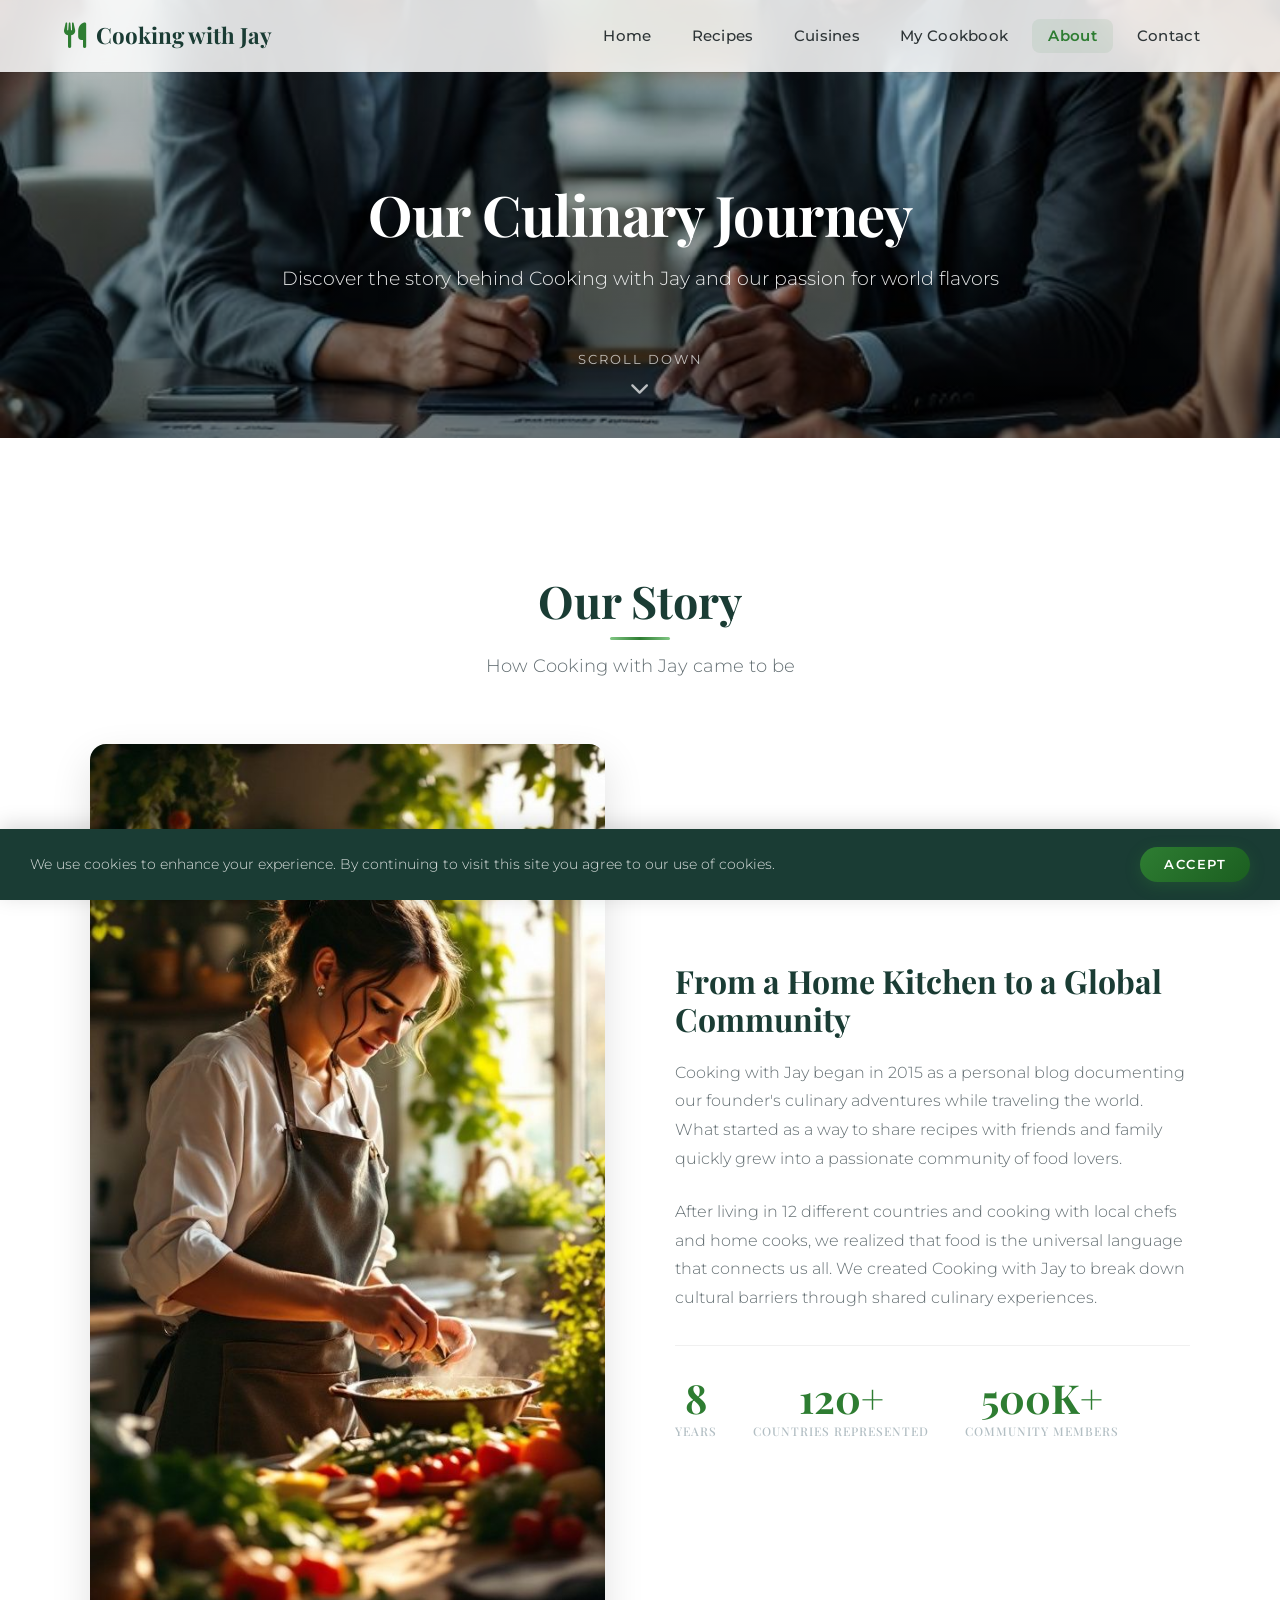
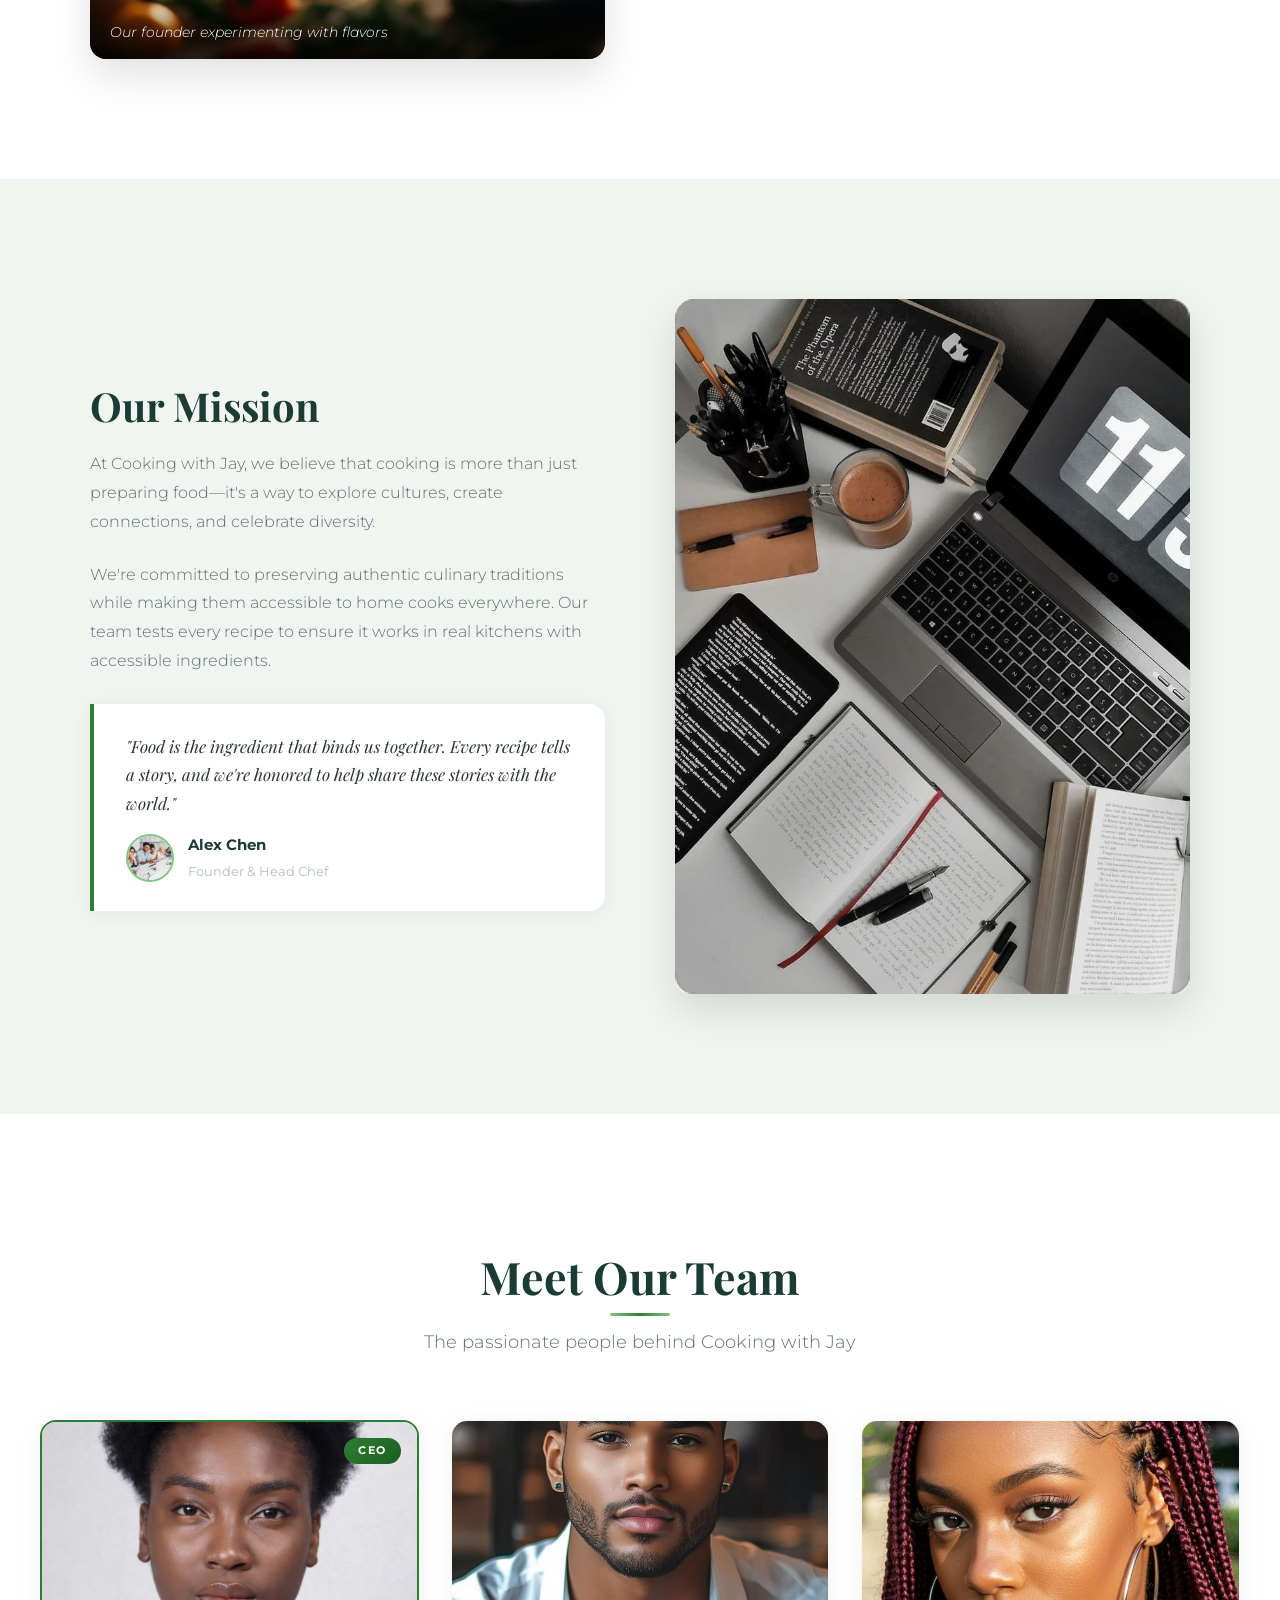
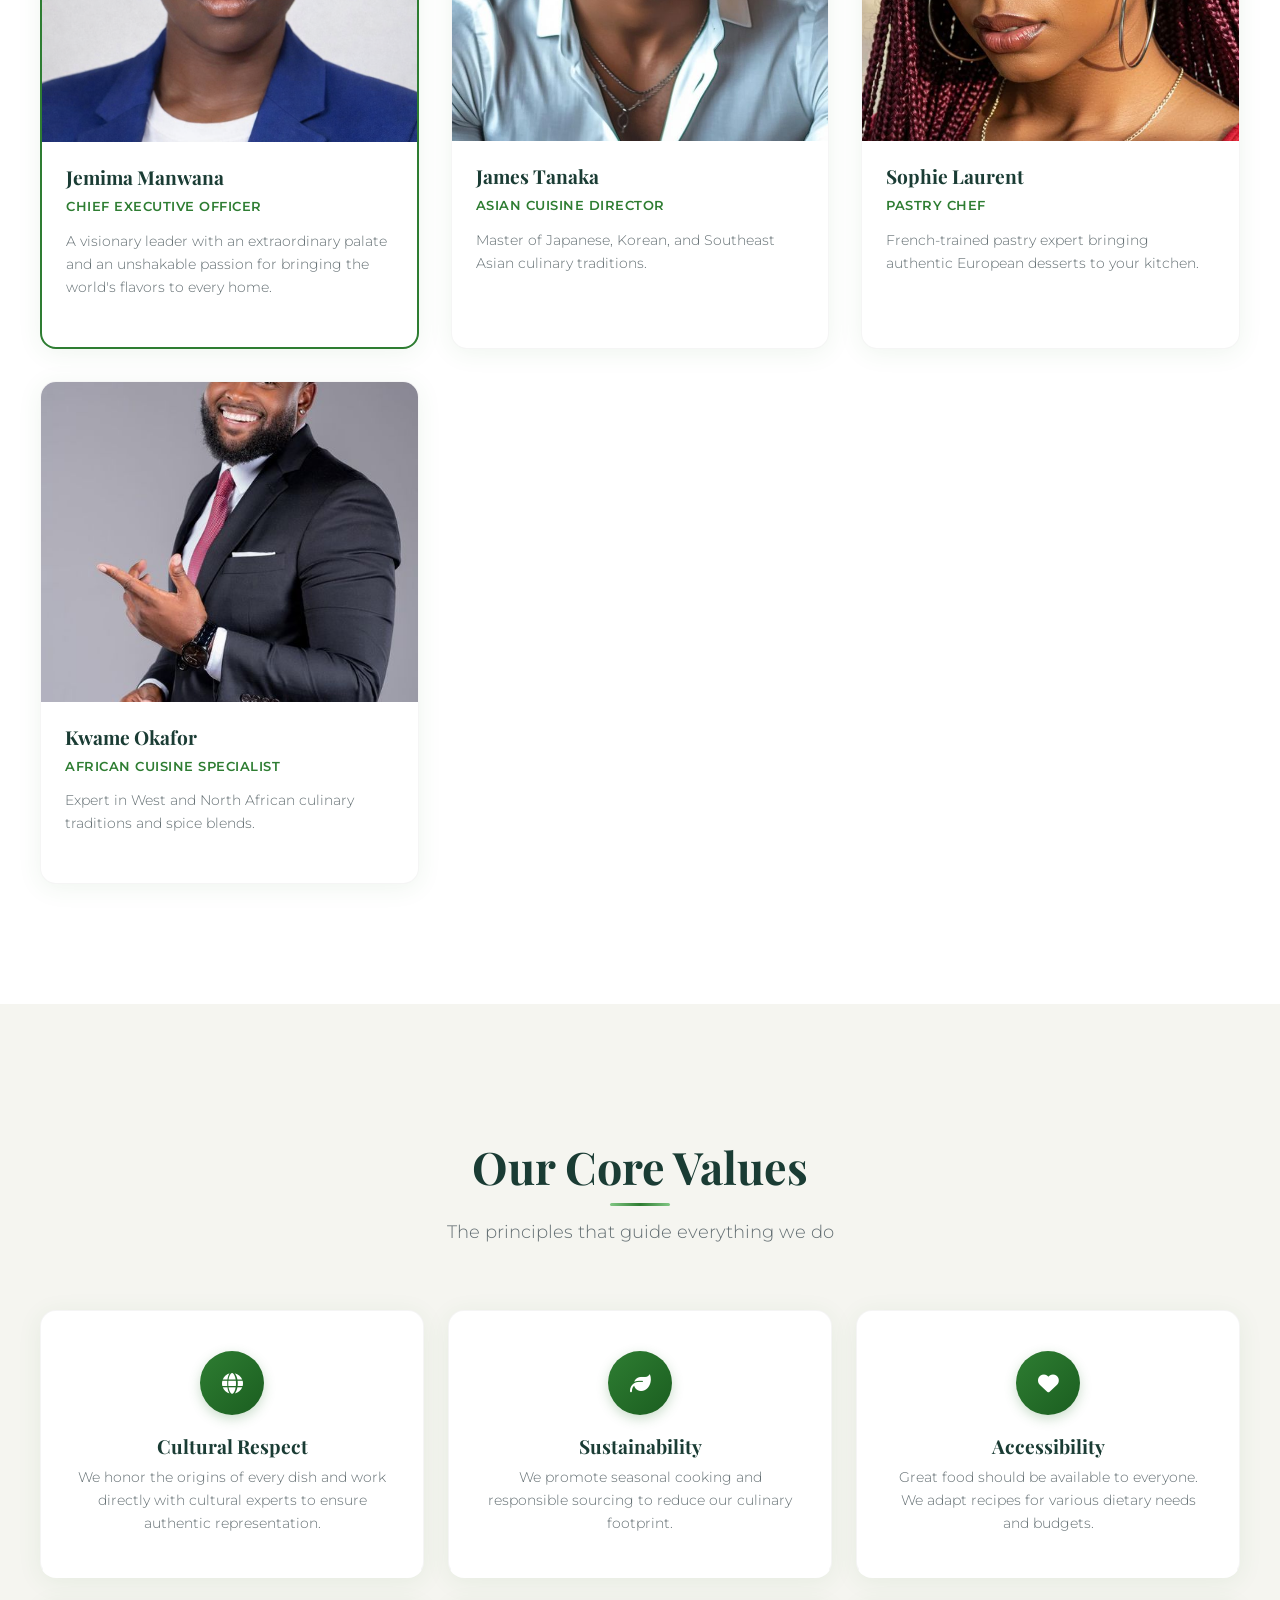
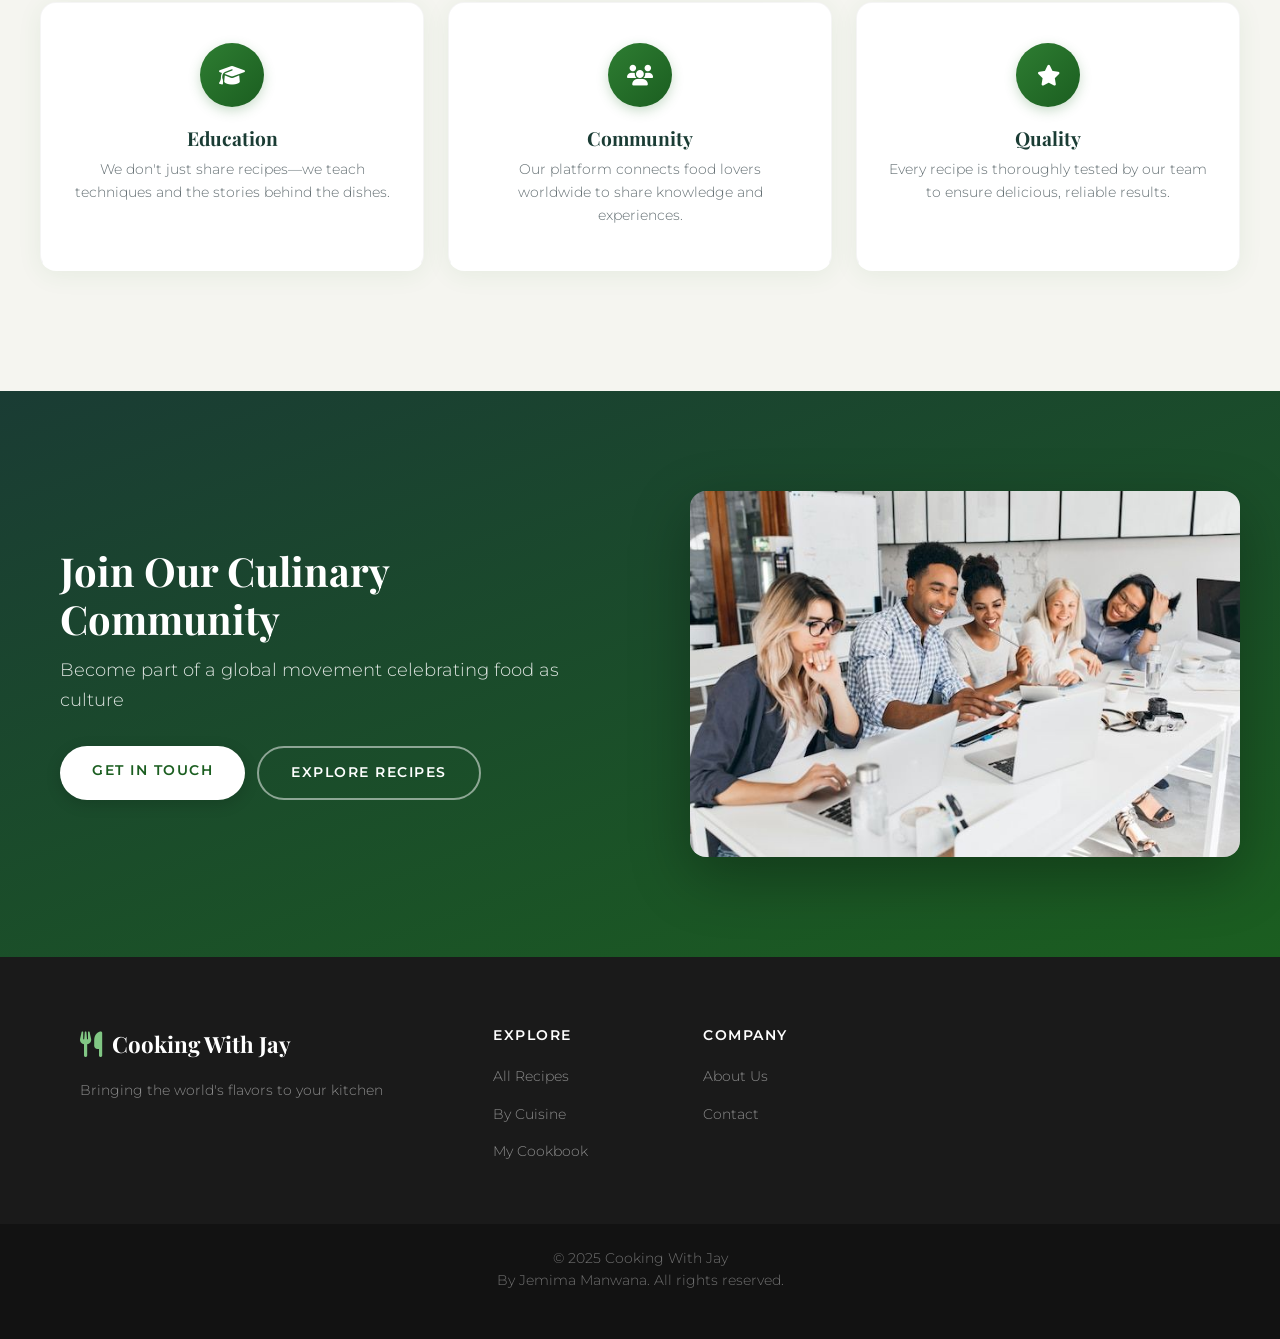
<file: about.html>
<!DOCTYPE html>
<html lang="en">
<head>
    <meta charset="UTF-8">
    <meta name="viewport" content="width=device-width, initial-scale=1.0">
    <title>About Us | Cooking with Jay</title>
    <link rel="stylesheet" href="styles.css">
    <link rel="stylesheet" href="https://cdnjs.cloudflare.com/ajax/libs/font-awesome/6.4.0/css/all.min.css">
    <link href="https://fonts.googleapis.com/css2?family=Playfair+Display:wght@400;700&family=Montserrat:wght@300;400;600&display=swap" rel="stylesheet">
</head>
<body>
    <!-- Preloader -->
    <div class="preloader">
        <div class="spinner">
            <div class="spinner-circle"></div>
            <div class="spinner-circle"></div>
            <div class="spinner-circle"></div>
        </div>
    </div>

    <!-- Navigation (same as index.html) -->
    <nav class="navbar">
        <div class="navbar-container">
            <a href="index.html" class="logo">
                <i class="fas fa-utensils"></i>
                <span>Cooking with Jay</span>
            </a>
            <div class="menu-toggle" id="mobile-menu">
                <span class="bar"></span>
                <span class="bar"></span>
                <span class="bar"></span>
            </div>
            <ul class="nav-menu">
                <li class="nav-item"><a href="index.html" class="nav-link">Home</a></li>
                <li class="nav-item"><a href="recipes.html" class="nav-link">Recipes</a></li>
                <li class="nav-item"><a href="cuisines.html" class="nav-link">Cuisines</a></li>
                <li class="nav-item"><a href="cookbook.html" class="nav-link">My Cookbook</a></li>
                <li class="nav-item"><a href="about.html" class="nav-link active">About</a></li>
                <li class="nav-item"><a href="contact.html" class="nav-link">Contact</a></li>
            </ul>
        </div>
    </nav>

    <!-- About Hero Section -->
    <header class="about-hero">
        <div class="about-hero-content">
            <h1>Our Culinary Journey</h1>
            <p>Discover the story behind Cooking with Jay and our passion for world flavors</p>
        </div>
        <div class="hero-scroll">
            <span>Scroll Down</span>
            <i class="fas fa-chevron-down"></i>
        </div>
    </header>

    <!-- Our Story -->
    <section class="our-story">
        <div class="section-header">
            <h2>Our Story</h2>
            <p>How Cooking with Jay came to be</p>
        </div>
        <div class="story-container">
            <div class="story-image">
                <img src="founderCooking.jpg" alt="Our founder in the kitchen">
                <div class="image-caption">Our founder experimenting with flavors</div>
            </div>
            <div class="story-content">
                <h3>From a Home Kitchen to a Global Community</h3>
                <p>Cooking with Jay began in 2015 as a personal blog documenting our founder's culinary adventures while traveling the world. What started as a way to share recipes with friends and family quickly grew into a passionate community of food lovers.</p>
                <p>After living in 12 different countries and cooking with local chefs and home cooks, we realized that food is the universal language that connects us all. We created Cooking with Jay to break down cultural barriers through shared culinary experiences.</p>
                <div class="story-stats">
                    <div class="stat-item">
                        <span class="stat-number">8</span>
                        <span class="stat-label">Years</span>
                    </div>
                    <div class="stat-item">
                        <span class="stat-number">120+</span>
                        <span class="stat-label">Countries Represented</span>
                    </div>
                    <div class="stat-item">
                        <span class="stat-number">500K+</span>
                        <span class="stat-label">Community Members</span>
                    </div>
                </div>
            </div>
        </div>
    </section>

    <!-- Mission Section -->
    <section class="mission-section">
        <div class="mission-container">
            <div class="mission-content">
                <h2>Our Mission</h2>
                <p>At Cooking with Jay, we believe that cooking is more than just preparing food—it's a way to explore cultures, create connections, and celebrate diversity.</p>
                <p>We're committed to preserving authentic culinary traditions while making them accessible to home cooks everywhere. Our team tests every recipe to ensure it works in real kitchens with accessible ingredients.</p>
                <div class="mission-quote">
                    <blockquote>
                        "Food is the ingredient that binds us together. Every recipe tells a story, and we're honored to help share these stories with the world."
                    </blockquote>
                    <div class="quote-author">
                        <img src="about.jpg" alt="Founder portrait">
                        <div>
                            <strong>Alex Chen</strong>
                            <span>Founder & Head Chef</span>
                        </div>
                    </div>
                </div>
            </div>
            <div class="mission-image">
                <img src="work.jpg" alt="Our team working together">
            </div>
        </div>
    </section>

    <!-- Team Section -->
    <section class="team-section">
        <div class="section-header">
            <h2>Meet Our Team</h2>
            <p>The passionate people behind Cooking with Jay</p>
        </div>
        <div class="team-grid">
            <div class="team-member ceo-card">
                <div class="member-image">
                    <img src="ChatGPT Image Feb 27, 2026, 08_05_11 AM.png" alt="Jemima Manwana">
                    <div class="social-links">
                        <a href="#"><i class="fab fa-instagram"></i></a>
                        <a href="#"><i class="fab fa-linkedin-in"></i></a>
                        <a href="#"><i class="fas fa-envelope"></i></a>
                    </div>
                </div>
                <div class="member-info">
                    <h3>Jemima Manwana</h3>
                    <span class="member-role">Chief Executive Officer</span>
                    <p>A visionary leader with an extraordinary palate and an unshakable passion for bringing the world's flavors to every home.</p>
                </div>
            </div>
            <div class="team-member">
                <div class="member-image">
                    <img src="jamesTanaka.jpg" alt="James Tanaka">
                    <div class="social-links">
                        <a href="#"><i class="fab fa-instagram"></i></a>
                        <a href="#"><i class="fab fa-linkedin-in"></i></a>
                        <a href="#"><i class="fas fa-envelope"></i></a>
                    </div>
                </div>
                <div class="member-info">
                    <h3>James Tanaka</h3>
                    <span class="member-role">Asian Cuisine Director</span>
                    <p>Master of Japanese, Korean, and Southeast Asian culinary traditions.</p>
                </div>
            </div>
            <div class="team-member">
                <div class="member-image">
                    <img src="sophie loren.jpg" alt="Sophie Laurent">
                    <div class="social-links">
                        <a href="#"><i class="fab fa-instagram"></i></a>
                        <a href="#"><i class="fab fa-linkedin-in"></i></a>
                        <a href="#"><i class="fas fa-envelope"></i></a>
                    </div>
                </div>
                <div class="member-info">
                    <h3>Sophie Laurent</h3>
                    <span class="member-role">Pastry Chef</span>
                    <p>French-trained pastry expert bringing authentic European desserts to your kitchen.</p>
                </div>
            </div>
            <div class="team-member">
                <div class="member-image">
                    <img src="man.jpg" alt="Kwame Okafor">
                    <div class="social-links">
                        <a href="#"><i class="fab fa-instagram"></i></a>
                        <a href="#"><i class="fab fa-linkedin-in"></i></a>
                        <a href="#"><i class="fas fa-envelope"></i></a>
                    </div>
                </div>
                <div class="member-info">
                    <h3>Kwame Okafor</h3>
                    <span class="member-role">African Cuisine Specialist</span>
                    <p>Expert in West and North African culinary traditions and spice blends.</p>
                </div>
            </div>
        </div>
    </section>

    <!-- Values Section -->
    <section class="values-section">
        <div class="section-header">
            <h2>Our Core Values</h2>
            <p>The principles that guide everything we do</p>
        </div>
        <div class="values-grid">
            <div class="value-card">
                <div class="value-icon">
                    <i class="fas fa-globe"></i>
                </div>
                <h3>Cultural Respect</h3>
                <p>We honor the origins of every dish and work directly with cultural experts to ensure authentic representation.</p>
            </div>
            <div class="value-card">
                <div class="value-icon">
                    <i class="fas fa-leaf"></i>
                </div>
                <h3>Sustainability</h3>
                <p>We promote seasonal cooking and responsible sourcing to reduce our culinary footprint.</p>
            </div>
            <div class="value-card">
                <div class="value-icon">
                    <i class="fas fa-heart"></i>
                </div>
                <h3>Accessibility</h3>
                <p>Great food should be available to everyone. We adapt recipes for various dietary needs and budgets.</p>
            </div>
            <div class="value-card">
                <div class="value-icon">
                    <i class="fas fa-graduation-cap"></i>
                </div>
                <h3>Education</h3>
                <p>We don't just share recipes—we teach techniques and the stories behind the dishes.</p>
            </div>
            <div class="value-card">
                <div class="value-icon">
                    <i class="fas fa-users"></i>
                </div>
                <h3>Community</h3>
                <p>Our platform connects food lovers worldwide to share knowledge and experiences.</p>
            </div>
            <div class="value-card">
                <div class="value-icon">
                    <i class="fas fa-star"></i>
                </div>
                <h3>Quality</h3>
                <p>Every recipe is thoroughly tested by our team to ensure delicious, reliable results.</p>
            </div>
        </div>
    </section>


    <!-- Call to Action -->
    <section class="about-cta">
        <div class="cta-container">
            <h2>Join Our Culinary Community</h2>
            <p>Become part of a global movement celebrating food as culture</p>
            <div class="cta-buttons">
                <a href="contact.html" class="btn btn-primary">Get in Touch</a>
                <a href="recipes.html" class="btn btn-secondary">Explore Recipes</a>
            </div>
        </div>
        <div class="cta-image">
            <img src="about.jpg" alt="Cooking community">
        </div>
    </section>

    <!-- Footer -->
    <footer class="footer">
        <div class="footer-container">
            <div class="footer-logo">
                <a href="index.html">
                    <i class="fas fa-utensils"></i>
                    <span>Cooking With Jay</span>
                </a>
                <p>Bringing the world's flavors to your kitchen</p>
            </div>
            <div class="footer-links">
                <div class="footer-column">
                    <h4>Explore</h4>
                    <ul>
                        <li><a href="recipes.html">All Recipes</a></li>
                        <li><a href="cuisines.html">By Cuisine</a></li>
                        <li><a href="cookbook.html">My Cookbook</a></li>
                    </ul>
                </div>
                <div class="footer-column">
                    <h4>Company</h4>
                    <ul>
                        <li><a href="about.html">About Us</a></li>
                        <li><a href="contact.html">Contact</a></li>
                    </ul>
                </div>
            </div>
        </div>
        <div class="footer-bottom">
            <div class="footer-copyright">
                <p>&copy; 2025 Cooking With Jay<br>By Jemima Manwana. All rights reserved.</p>
            </div>
        </div>
    </footer>

    <!-- Back to Top Button -->
    <button class="back-to-top" aria-label="Back to top">
        <i class="fas fa-chevron-up"></i>
    </button>

    <script src="script.js"></script>
</body>
</html>
</file>
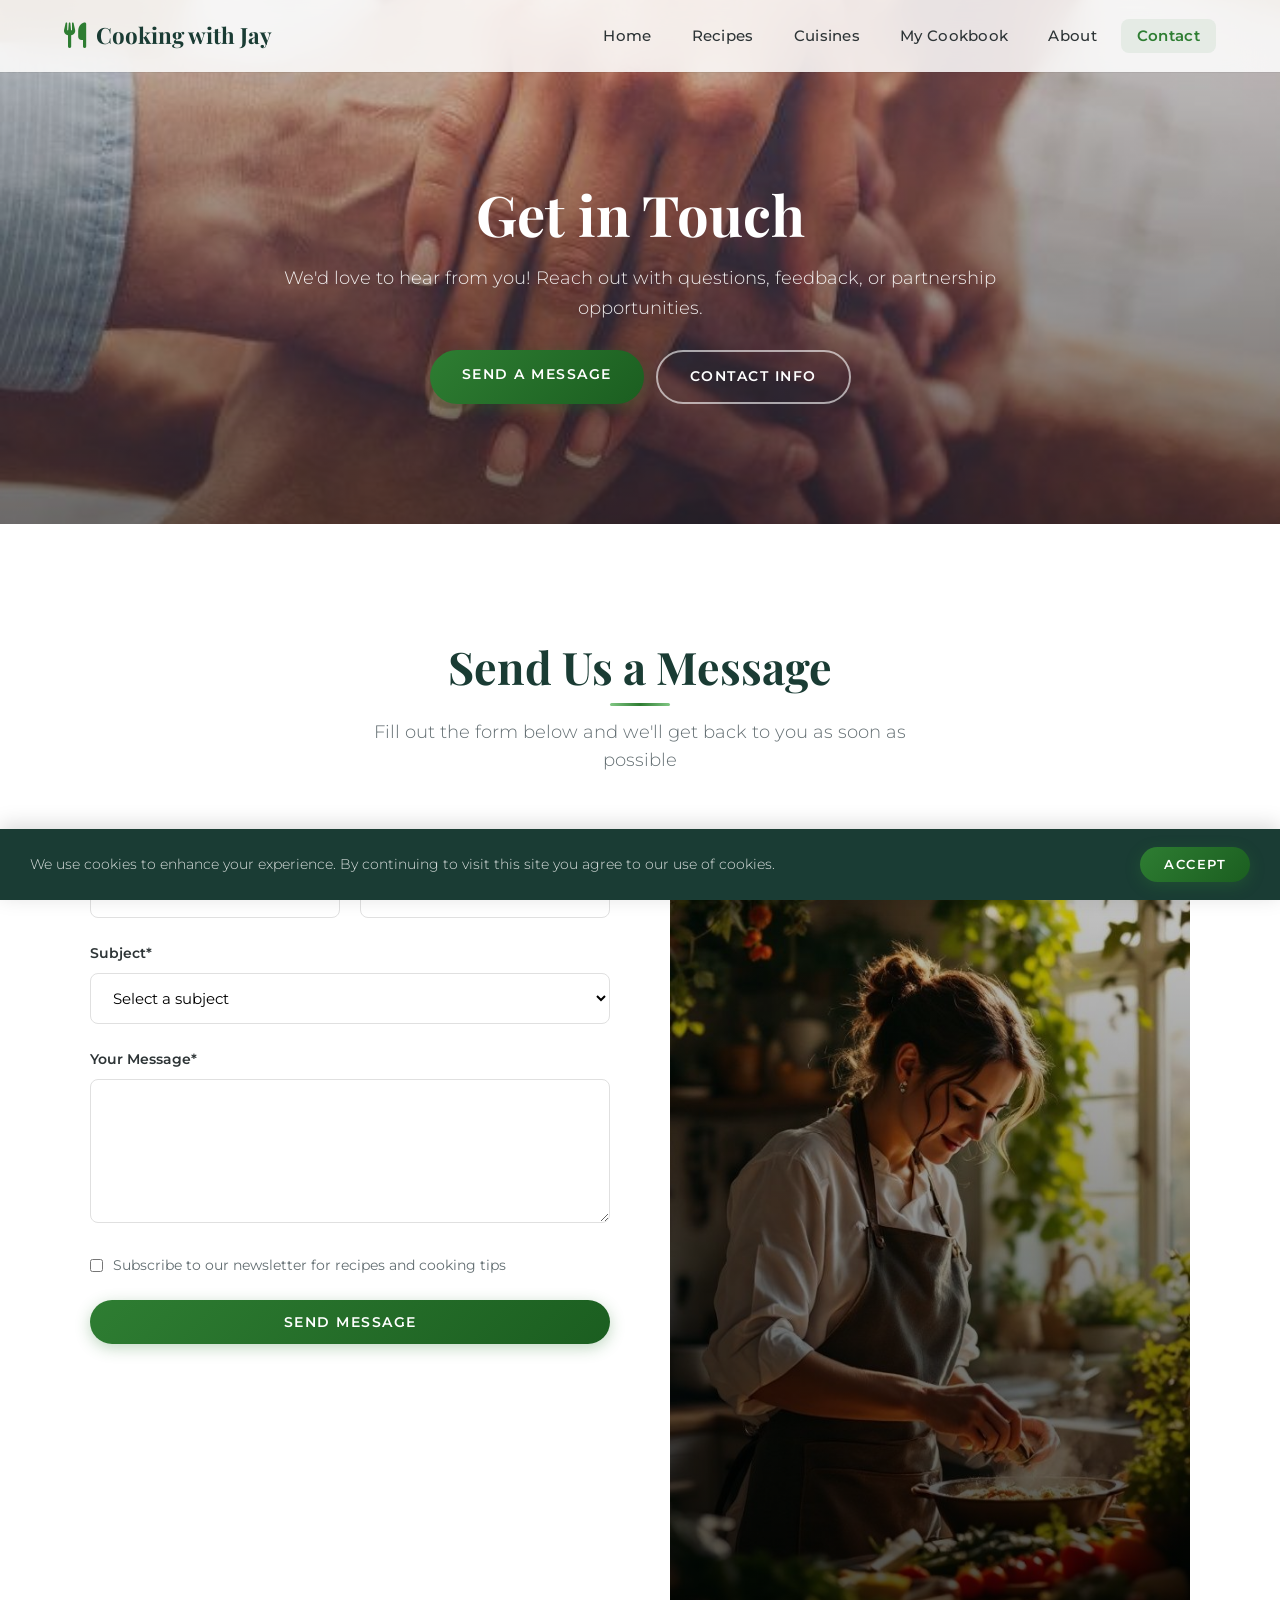
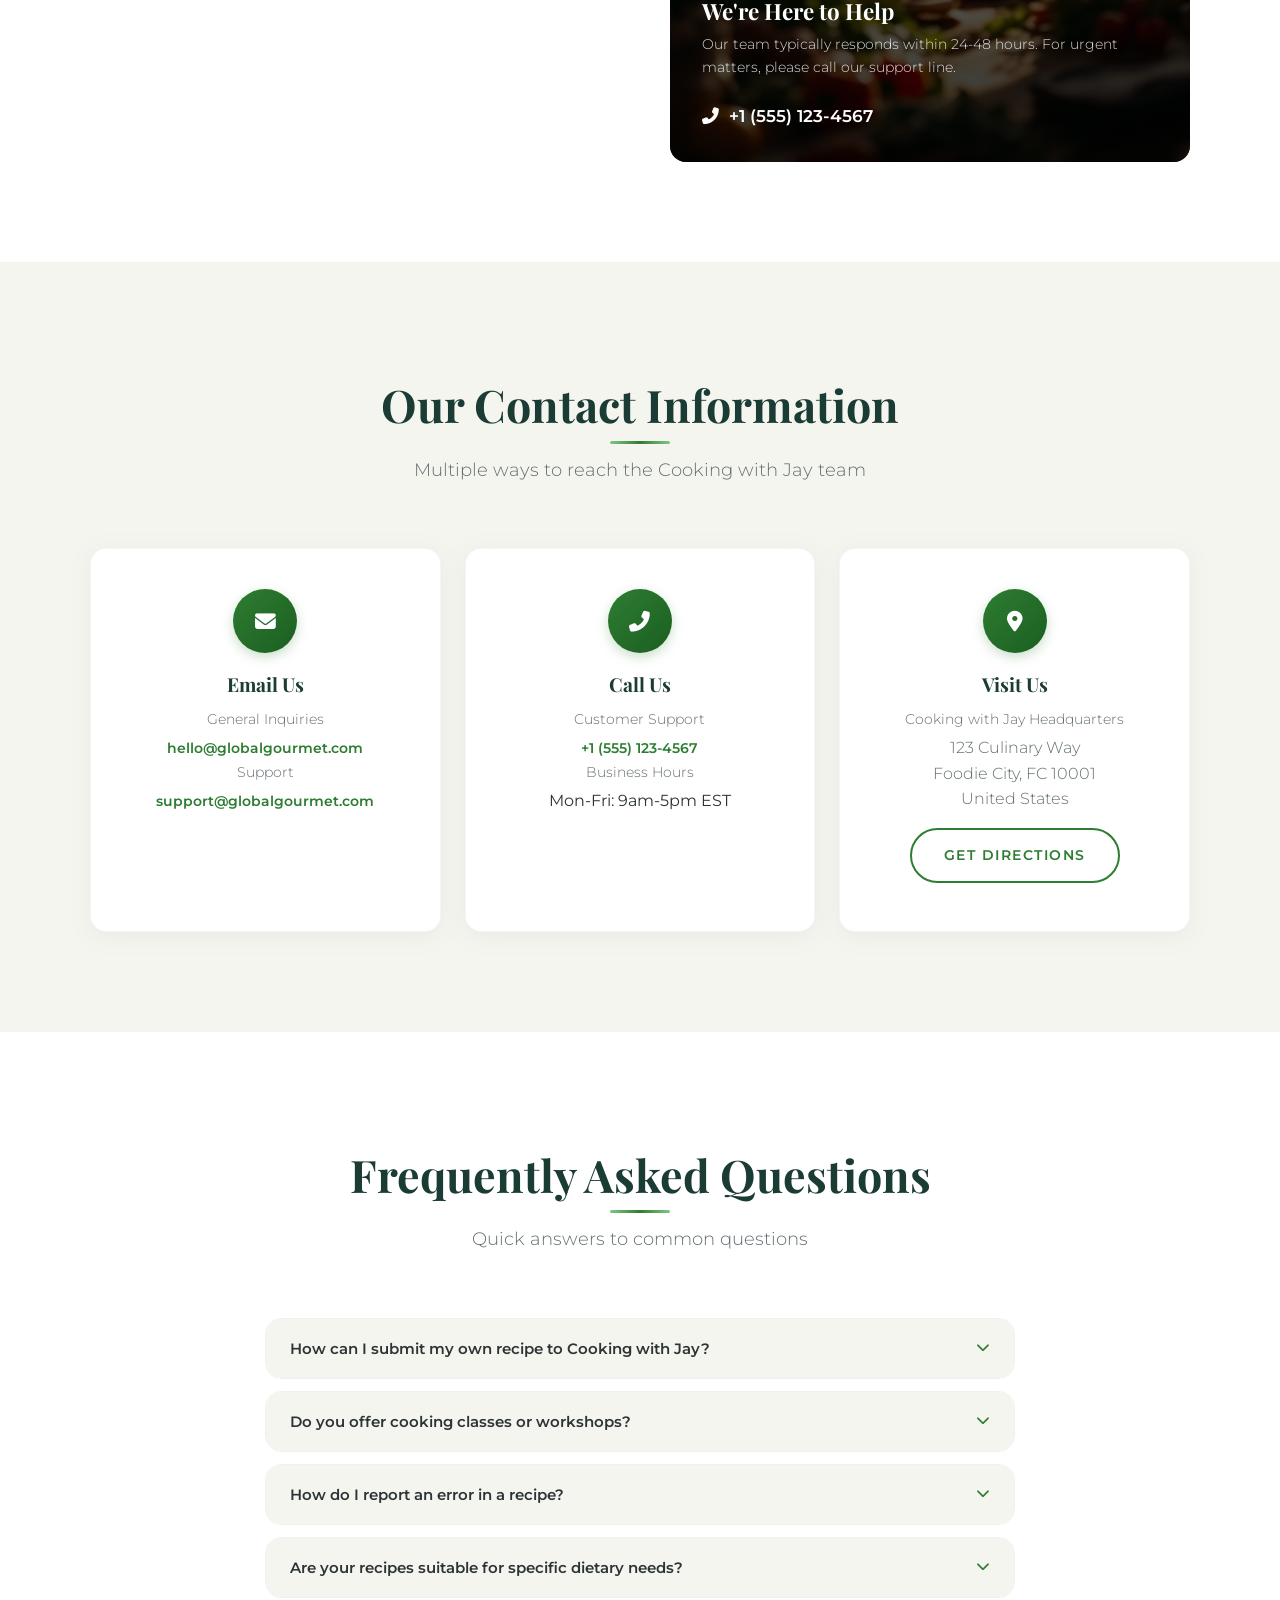
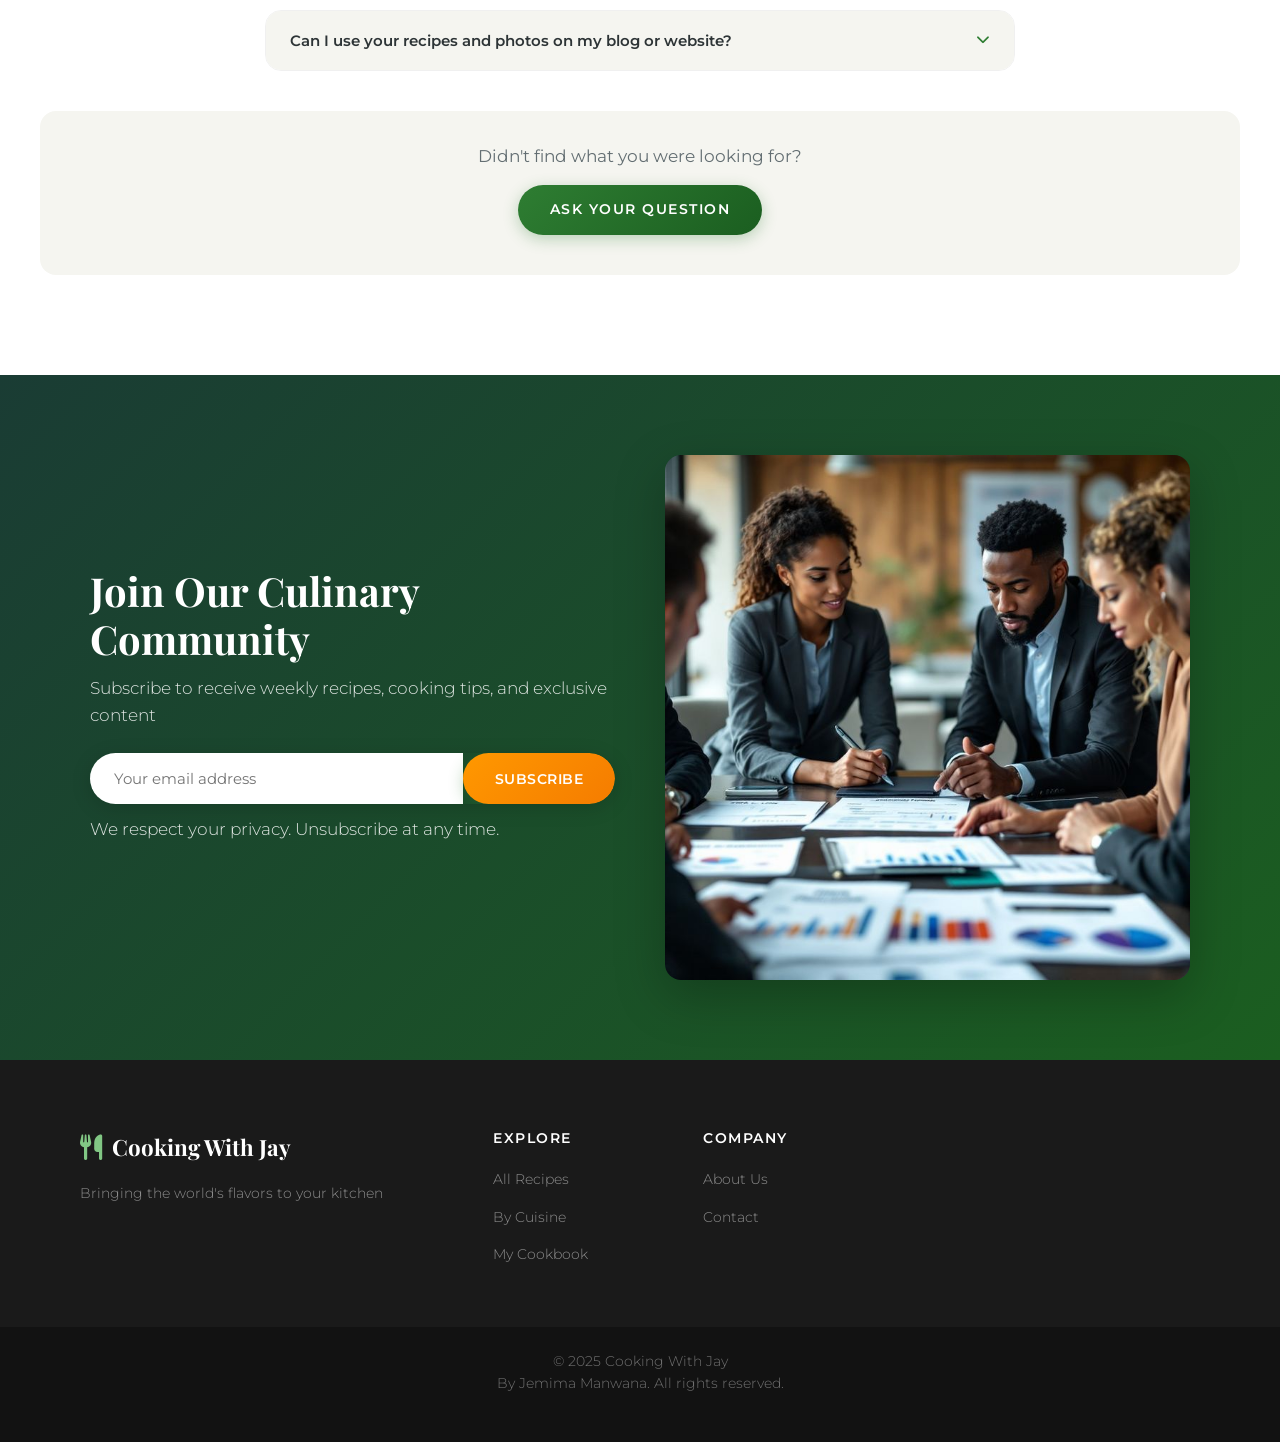
<file: contact.html>
<!DOCTYPE html>
<html lang="en">
<head>
    <meta charset="UTF-8">
    <meta name="viewport" content="width=device-width, initial-scale=1.0">
    <title>Contact Us | Cooking with Jay</title>
    <link rel="stylesheet" href="styles.css">
    <link rel="stylesheet" href="https://cdnjs.cloudflare.com/ajax/libs/font-awesome/6.4.0/css/all.min.css">
    <link href="https://fonts.googleapis.com/css2?family=Playfair+Display:wght@400;700&family=Montserrat:wght@300;400;600&display=swap" rel="stylesheet">
</head>
<body>
    <!-- Preloader -->
    <div class="preloader">
        <div class="spinner">
            <div class="spinner-circle"></div>
            <div class="spinner-circle"></div>
            <div class="spinner-circle"></div>
        </div>
    </div>

    <!-- Navigation (same as index.html) -->
    <nav class="navbar">
        <div class="navbar-container">
            <a href="index.html" class="logo">
                <i class="fas fa-utensils"></i>
                <span>Cooking with Jay</span>
            </a>
            <div class="menu-toggle" id="mobile-menu">
                <span class="bar"></span>
                <span class="bar"></span>
                <span class="bar"></span>
            </div>
            <ul class="nav-menu">
                <li class="nav-item"><a href="index.html" class="nav-link">Home</a></li>
                <li class="nav-item"><a href="recipes.html" class="nav-link">Recipes</a></li>
                <li class="nav-item"><a href="cuisines.html" class="nav-link">Cuisines</a></li>
                <li class="nav-item"><a href="cookbook.html" class="nav-link">My Cookbook</a></li>
                <li class="nav-item"><a href="about.html" class="nav-link">About</a></li>
                <li class="nav-item"><a href="contact.html" class="nav-link active">Contact</a></li>
            </ul>
        </div>
    </nav>

    <!-- Contact Hero Section -->
    <header class="contact-hero">
        <div class="contact-hero-content">
            <h1>Get in Touch</h1>
            <p>We'd love to hear from you! Reach out with questions, feedback, or partnership opportunities.</p>
            <div class="contact-hero-buttons">
                <a href="#contact-form" class="btn btn-primary">Send a Message</a>
                <a href="#contact-info" class="btn btn-secondary">Contact Info</a>
            </div>
        </div>
    </header>

    <!-- Contact Form Section -->
    <section class="contact-form-section" id="contact-form">
        <div class="section-header">
            <h2>Send Us a Message</h2>
            <p>Fill out the form below and we'll get back to you as soon as possible</p>
        </div>
        
        <div class="contact-form-container">
            <form id="contactForm" class="contact-form">
                <div class="form-row">
                    <div class="form-group">
                        <label for="name">Your Name*</label>
                        <input type="text" id="name" name="name" required>
                    </div>
                    <div class="form-group">
                        <label for="email">Email Address*</label>
                        <input type="email" id="email" name="email" required>
                    </div>
                </div>
                
                <div class="form-group">
                    <label for="subject">Subject*</label>
                    <select id="subject" name="subject" required>
                        <option value="" disabled selected>Select a subject</option>
                        <option value="general">General Inquiry</option>
                        <option value="recipe">Recipe Question</option>
                        <option value="partnership">Partnership Opportunity</option>
                        <option value="press">Press Inquiry</option>
                        <option value="feedback">Website Feedback</option>
                        <option value="other">Other</option>
                    </select>
                </div>
                
                <div class="form-group">
                    <label for="message">Your Message*</label>
                    <textarea id="message" name="message" rows="6" required></textarea>
                </div>
                
                <div class="form-group checkbox-group">
                    <input type="checkbox" id="newsletter" name="newsletter">
                    <label for="newsletter">Subscribe to our newsletter for recipes and cooking tips</label>
                </div>
                
                <button type="submit" class="btn btn-primary">Send Message</button>
            </form>
            
            <div class="form-image">
                <img src="founderCooking.jpg" alt="Chef preparing food">
                <div class="image-overlay"></div>
                <div class="form-image-content">
                    <h3>We're Here to Help</h3>
                    <p>Our team typically responds within 24-48 hours. For urgent matters, please call our support line.</p>
                    <div class="support-info">
                        <i class="fas fa-phone-alt"></i>
                        <span>+1 (555) 123-4567</span>
                    </div>
                </div>
            </div>
        </div>
    </section>

    <!-- Contact Info Section -->
    <section class="contact-info-section" id="contact-info">
        <div class="section-header">
            <h2>Our Contact Information</h2>
            <p>Multiple ways to reach the Cooking with Jay team</p>
        </div>
        
        <div class="contact-info-grid">
            <div class="contact-info-card">
                <div class="contact-icon">
                    <i class="fas fa-envelope"></i>
                </div>
                <h3>Email Us</h3>
                <p>General Inquiries</p>
                <a href="mailto:hello@globalgourmet.com">hello@globalgourmet.com</a>
                <p>Support</p>
                <a href="mailto:support@globalgourmet.com">support@globalgourmet.com</a>
            </div>
            
            <div class="contact-info-card">
                <div class="contact-icon">
                    <i class="fas fa-phone-alt"></i>
                </div>
                <h3>Call Us</h3>
                <p>Customer Support</p>
                <a href="tel:+15551234567">+1 (555) 123-4567</a>
                <p>Business Hours</p>
                <span>Mon-Fri: 9am-5pm EST</span>
            </div>
            
            <div class="contact-info-card">
                <div class="contact-icon">
                    <i class="fas fa-map-marker-alt"></i>
                </div>
                <h3>Visit Us</h3>
                <p>Cooking with Jay Headquarters</p>
                <address>
                    123 Culinary Way<br>
                    Foodie City, FC 10001<br>
                    United States
                </address>
                <a href="#" class="btn btn-secondary">Get Directions</a>
            </div>
        </div>
    </section>

    <!-- FAQ Section -->
    <section class="faq-section">
        <div class="section-header">
            <h2>Frequently Asked Questions</h2>
            <p>Quick answers to common questions</p>
        </div>
        
        <div class="faq-container">
            <div class="faq-item">
                <button class="faq-question">
                    How can I submit my own recipe to Cooking with Jay?
                    <i class="fas fa-chevron-down"></i>
                </button>
                <div class="faq-answer">
                    <p>We love featuring community recipes! Please email your recipe to submissions@globalgourmet.com with the following information:</p>
                    <ul>
                        <li>Complete ingredient list with measurements</li>
                        <li>Step-by-step preparation instructions</li>
                        <li>High-quality photos (minimum 1200px wide)</li>
                        <li>Information about the recipe's cultural origins</li>
                    </ul>
                    <p>Our editorial team will review your submission and get back to you within 2-3 weeks.</p>
                </div>
            </div>
            
            <div class="faq-item">
                <button class="faq-question">
                    Do you offer cooking classes or workshops?
                    <i class="fas fa-chevron-down"></i>
                </button>
                <div class="faq-answer">
                    <p>Yes! We offer both virtual and in-person cooking experiences:</p>
                    <ul>
                        <li><strong>Monthly Virtual Classes:</strong> Live interactive classes focusing on different cuisines ($25 per session)</li>
                        <li><strong>In-Person Workshops:</strong> Held at our NYC test kitchen (check schedule for upcoming dates)</li>
                        <li><strong>Private Group Events:</strong> Custom experiences for teams or special occasions</li>
                    </ul>
                    <p>Sign up for our newsletter to receive announcements about new classes.</p>
                </div>
            </div>
            
            <div class="faq-item">
                <button class="faq-question">
                    How do I report an error in a recipe?
                    <i class="fas fa-chevron-down"></i>
                </button>
                <div class="faq-answer">
                    <p>We appreciate your help in maintaining recipe accuracy. To report an issue:</p>
                    <ol>
                        <li>Navigate to the recipe page with the error</li>
                        <li>Click the "Report Error" button below the recipe instructions</li>
                        <li>Describe the issue in detail (ingredient amount, step clarification, etc.)</li>
                    </ol>
                    <p>Our test kitchen will review the report and make corrections if needed. You'll receive an email when the update is complete.</p>
                </div>
            </div>
            
            <div class="faq-item">
                <button class="faq-question">
                    Are your recipes suitable for specific dietary needs?
                    <i class="fas fa-chevron-down"></i>
                </button>
                <div class="faq-answer">
                    <p>We offer recipes for various dietary preferences:</p>
                    <ul>
                        <li>Use our <a href="recipes.html">recipe filters</a> to find vegetarian, vegan, gluten-free, or dairy-free options</li>
                        <li>Each recipe includes dietary tags when applicable</li>
                        <li>Many recipes include substitution suggestions for different dietary needs</li>
                    </ul>
                    <p>For severe allergies, please review ingredient lists carefully as we prepare recipes in a kitchen that handles all allergens.</p>
                </div>
            </div>
            
            <div class="faq-item">
                <button class="faq-question">
                    Can I use your recipes and photos on my blog or website?
                    <i class="fas fa-chevron-down"></i>
                </button>
                <div class="faq-answer">
                    <p>Our content usage policy is as follows:</p>
                    <ul>
                        <li><strong>Personal Use:</strong> You may adapt recipes for home cooking without permission</li>
                        <li><strong>Online Sharing:</strong> You may share one photo with clear credit and link back to the original recipe</li>
                        <li><strong>Republishing:</strong> Full recipes cannot be republished without written permission</li>
                        <li><strong>Commercial Use:</strong> Requires licensing agreement</li>
                    </ul>
                    <p>For all usage questions, please contact our editorial team at content@globalgourmet.com.</p>
                </div>
            </div>
        </div>
        
        <div class="faq-cta">
            <p>Didn't find what you were looking for?</p>
            <a href="#contact-form" class="btn btn-primary">Ask Your Question</a>
        </div>
    </section>

    <!-- Newsletter Section -->
    <section class="contact-newsletter">
        <div class="newsletter-container">
            <div class="newsletter-content">
                <h2>Join Our Culinary Community</h2>
                <p>Subscribe to receive weekly recipes, cooking tips, and exclusive content</p>
                <form class="newsletter-form">
                    <input type="email" placeholder="Your email address" required>
                    <button type="submit" class="btn btn-primary">Subscribe</button>
                </form>
                <p class="newsletter-note">We respect your privacy. Unsubscribe at any time.</p>
            </div>
            <div class="newsletter-image">
                <img src="team.jpg" alt="Cooking ingredients">
            </div>
        </div>
    </section>

    <!-- Footer -->
    <footer class="footer">
        <div class="footer-container">
            <div class="footer-logo">
                <a href="index.html">
                    <i class="fas fa-utensils"></i>
                    <span>Cooking With Jay</span>
                </a>
                <p>Bringing the world's flavors to your kitchen</p>
            </div>
            <div class="footer-links">
                <div class="footer-column">
                    <h4>Explore</h4>
                    <ul>
                        <li><a href="recipes.html">All Recipes</a></li>
                        <li><a href="cuisines.html">By Cuisine</a></li>
                        <li><a href="cookbook.html">My Cookbook</a></li>
                    </ul>
                </div>
                <div class="footer-column">
                    <h4>Company</h4>
                    <ul>
                        <li><a href="about.html">About Us</a></li>
                        <li><a href="contact.html">Contact</a></li>
                    </ul>
                </div>
            </div>
        </div>
        <div class="footer-bottom">
            <div class="footer-copyright">
                <p>&copy; 2025 Cooking With Jay<br>By Jemima Manwana. All rights reserved.</p>
            </div>
        </div>
    </footer>

    <!-- Contact Success Modal -->
    <div class="modal" id="contact-modal">
        <div class="modal-content contact-modal-content">
            <button class="modal-close">&times;</button>
            <div class="modal-icon">
                <i class="fas fa-check-circle"></i>
            </div>
            <h2>Message Sent Successfully!</h2>
            <p>Thank you for contacting Cooking with Jay. We've received your message and will respond within 24-48 hours.</p>
            <p>In the meantime, why not explore some <a href="recipes.html">new recipes</a>?</p>
            <button class="btn btn-primary" id="modal-close-btn">Close</button>
        </div>
    </div>

    <!-- Back to Top Button -->
    <button class="back-to-top" aria-label="Back to top">
        <i class="fas fa-chevron-up"></i>
    </button>

    <script src="script.js"></script>
    <script src="contact.js"></script>
</body>
</html>
</file>
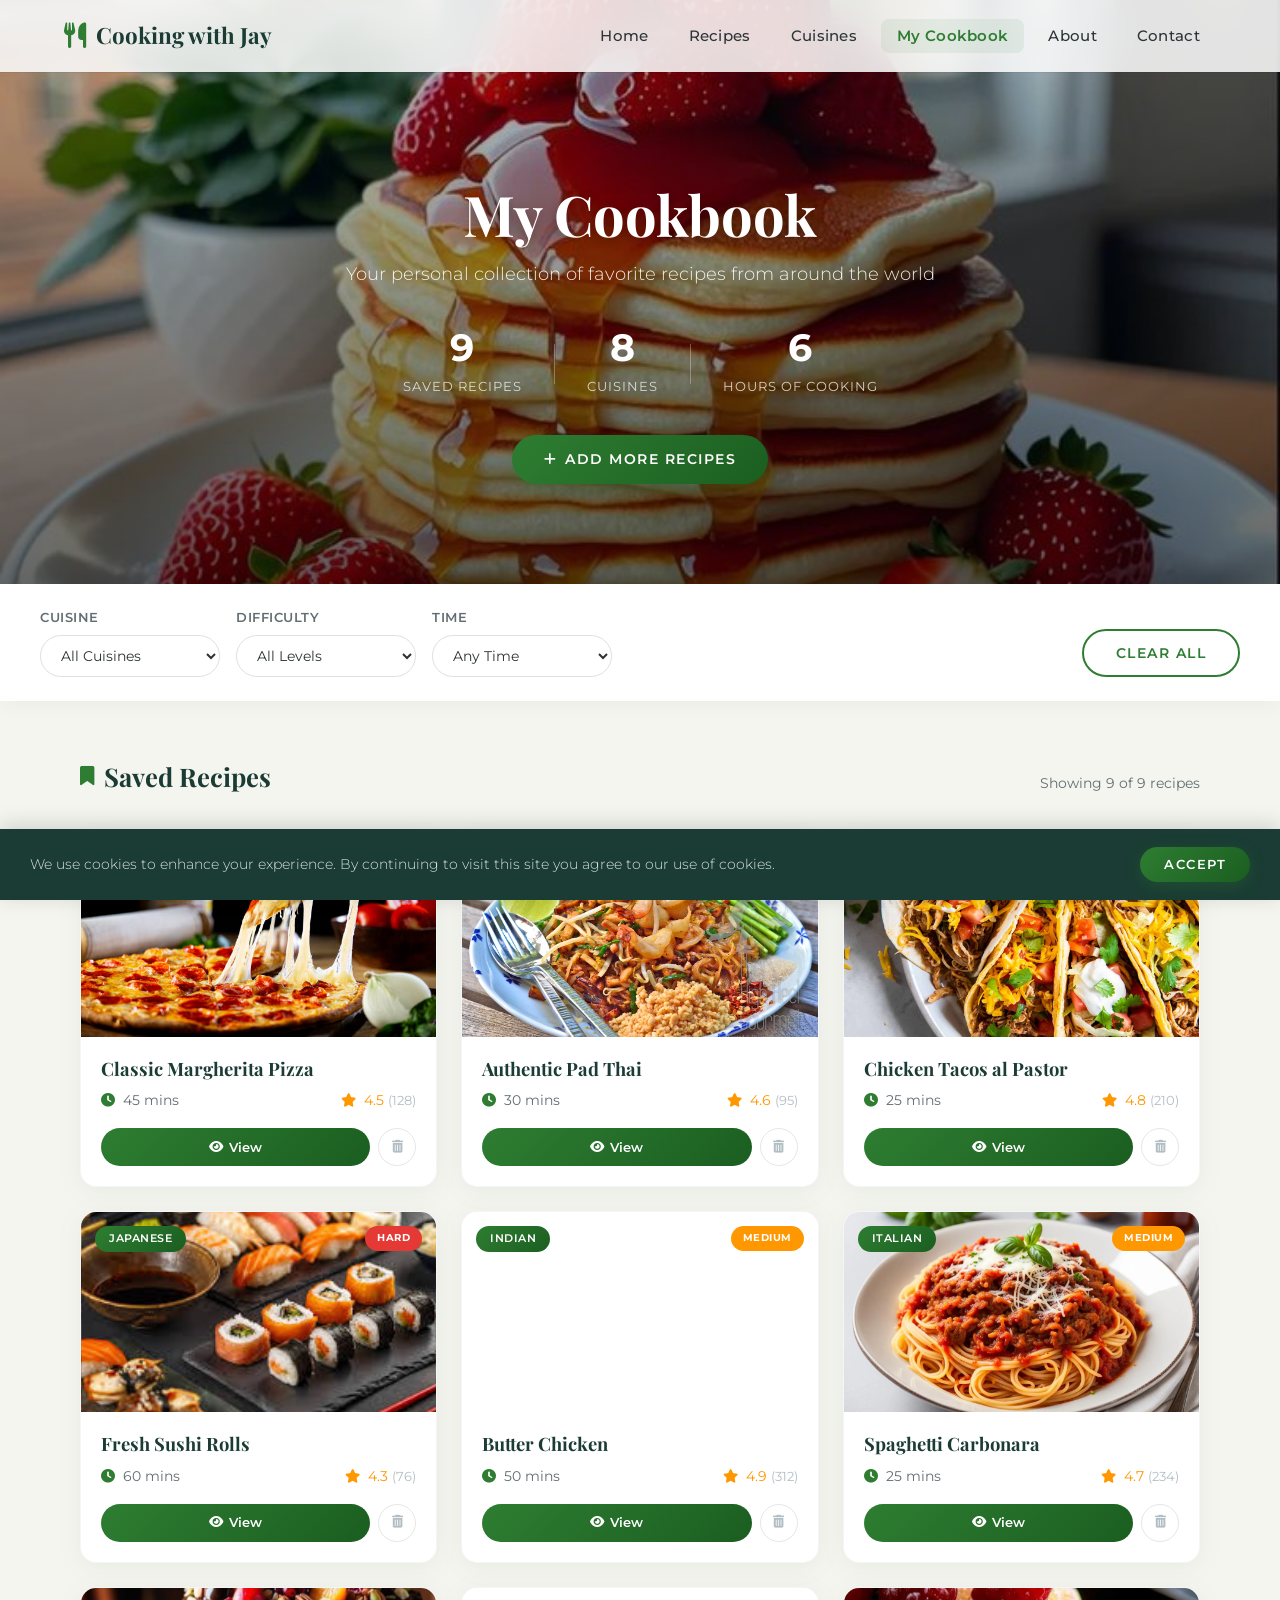
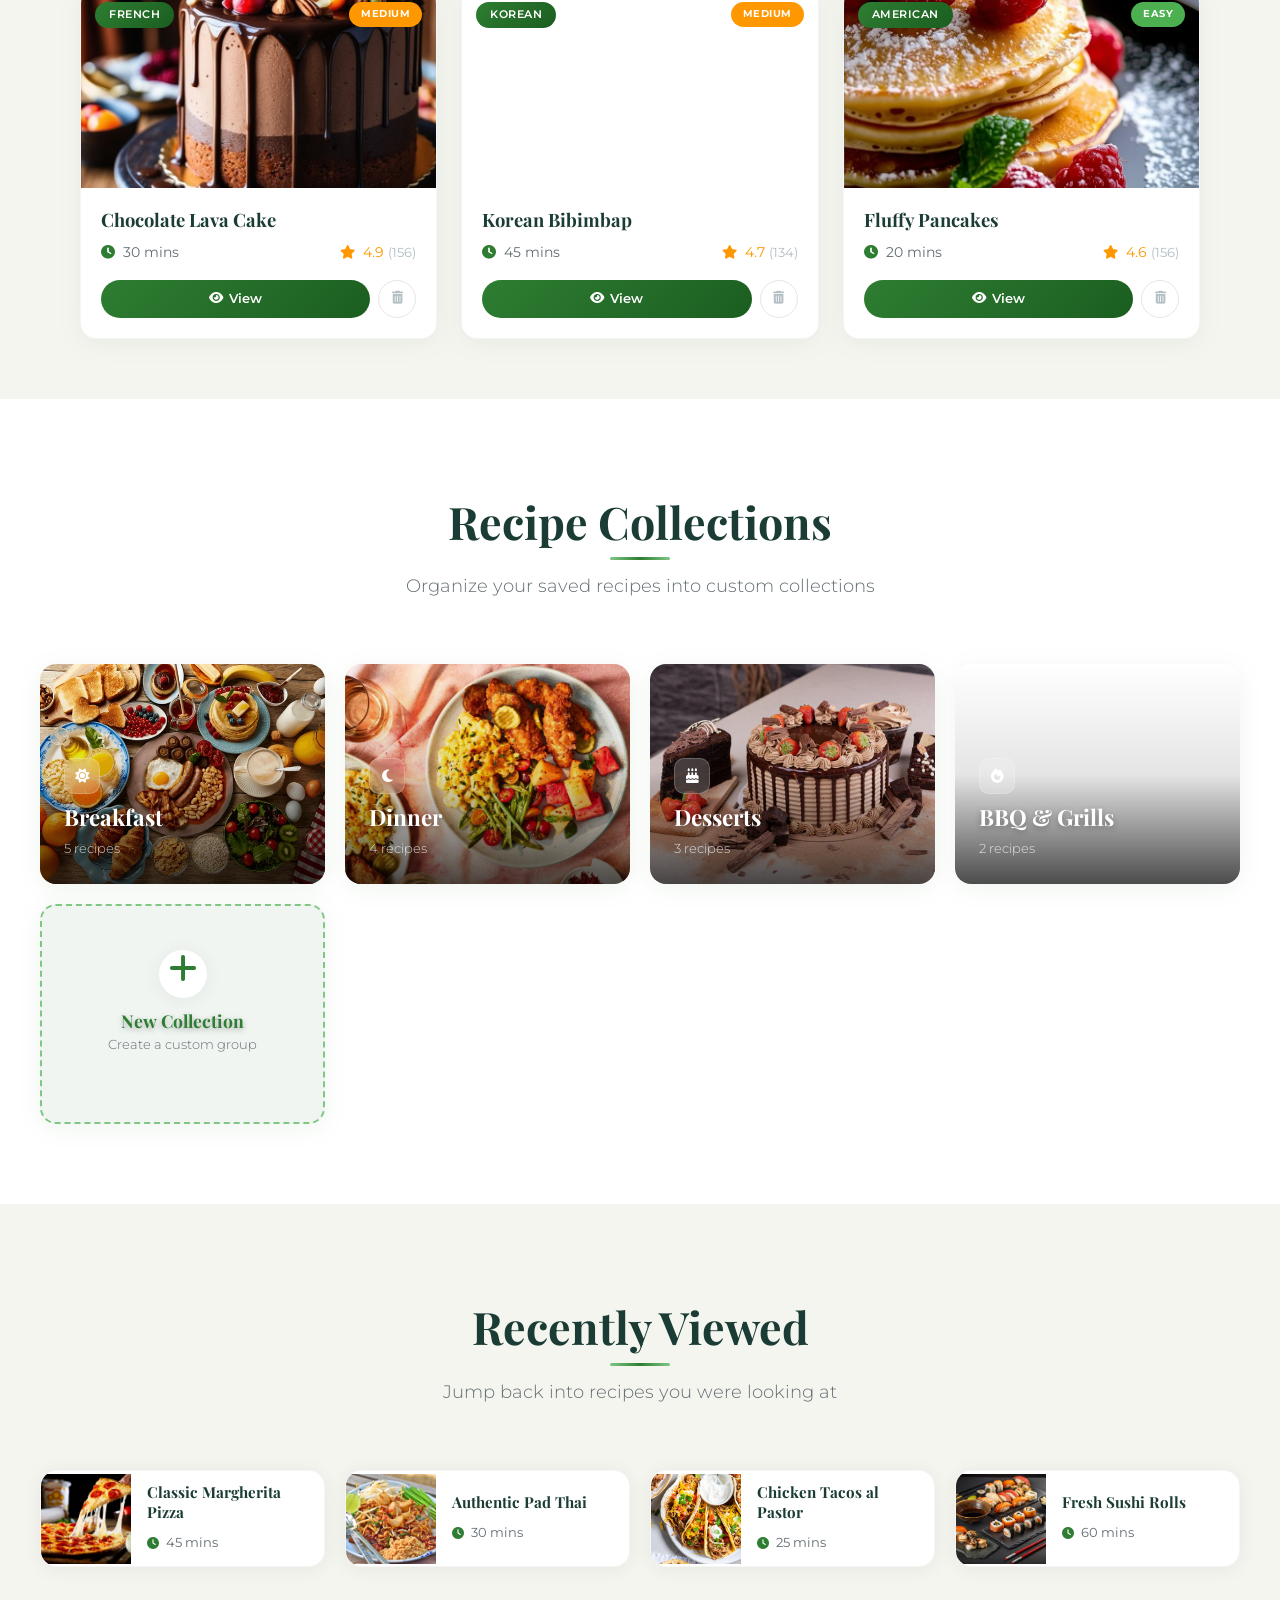
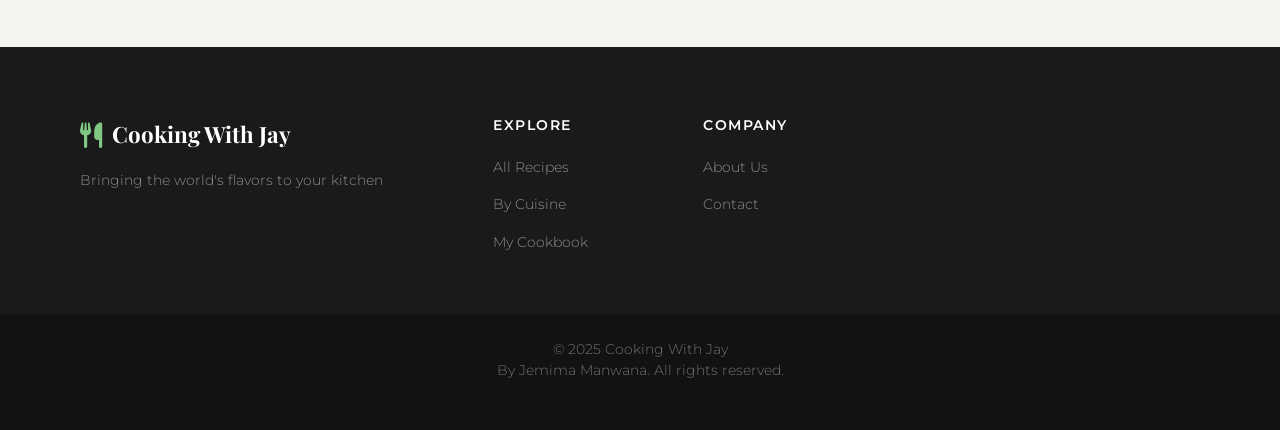
<file: cookbook.html>
<!DOCTYPE html>
<html lang="en">
<head>
    <meta charset="UTF-8">
    <meta name="viewport" content="width=device-width, initial-scale=1.0">
    <title>My Cookbook | Cooking with Jay</title>
    <link rel="stylesheet" href="styles.css">
    <link rel="stylesheet" href="https://cdnjs.cloudflare.com/ajax/libs/font-awesome/6.4.0/css/all.min.css">
    <link href="https://fonts.googleapis.com/css2?family=Playfair+Display:wght@400;700&family=Montserrat:wght@300;400;600&display=swap" rel="stylesheet">
</head>
<body>
    <!-- Preloader -->
    <div class="preloader">
        <div class="spinner">
            <div class="spinner-circle"></div>
            <div class="spinner-circle"></div>
            <div class="spinner-circle"></div>
        </div>
    </div>

    <!-- Navigation -->
    <nav class="navbar">
        <div class="navbar-container">
            <a href="index.html" class="logo">
                <i class="fas fa-utensils"></i>
                <span>Cooking with Jay</span>
            </a>
            <div class="menu-toggle" id="mobile-menu">
                <span class="bar"></span>
                <span class="bar"></span>
                <span class="bar"></span>
            </div>
            <ul class="nav-menu">
                <li class="nav-item"><a href="index.html" class="nav-link">Home</a></li>
                <li class="nav-item"><a href="recipes.html" class="nav-link">Recipes</a></li>
                <li class="nav-item"><a href="cuisines.html" class="nav-link">Cuisines</a></li>
                <li class="nav-item"><a href="cookbook.html" class="nav-link active">My Cookbook</a></li>
                <li class="nav-item"><a href="about.html" class="nav-link">About</a></li>
                <li class="nav-item"><a href="contact.html" class="nav-link">Contact</a></li>
            </ul>
        </div>
    </nav>

    <!-- Cookbook Hero -->
    <header class="cookbook-hero">
        <div class="cookbook-hero-overlay"></div>
        <div class="cookbook-hero-content">
            <h1>My Cookbook</h1>
            <p>Your personal collection of favorite recipes from around the world</p>
            <div class="cookbook-hero-stats">
                <div class="hero-stat">
                    <span class="hero-stat-number" id="recipe-count">0</span>
                    <span class="hero-stat-label">Saved Recipes</span>
                </div>
                <div class="hero-stat-divider"></div>
                <div class="hero-stat">
                    <span class="hero-stat-number" id="cuisine-count">0</span>
                    <span class="hero-stat-label">Cuisines</span>
                </div>
                <div class="hero-stat-divider"></div>
                <div class="hero-stat">
                    <span class="hero-stat-number" id="total-time">0</span>
                    <span class="hero-stat-label">Hours of Cooking</span>
                </div>
            </div>
            <a href="recipes.html" class="btn btn-primary cookbook-hero-btn"><i class="fas fa-plus"></i> Add More Recipes</a>
        </div>
    </header>

    <!-- Cookbook Filters -->
    <section class="cookbook-filters">
        <div class="filter-group">
            <label for="cuisine-filter">Cuisine</label>
            <select id="cuisine-filter" class="filter-select">
                <option value="all">All Cuisines</option>
                <option value="italian">Italian</option>
                <option value="mexican">Mexican</option>
                <option value="thai">Thai</option>
                <option value="japanese">Japanese</option>
                <option value="french">French</option>
                <option value="indian">Indian</option>
                <option value="korean">Korean</option>
                <option value="american">American</option>
            </select>
        </div>
        <div class="filter-group">
            <label for="difficulty-filter">Difficulty</label>
            <select id="difficulty-filter" class="filter-select">
                <option value="all">All Levels</option>
                <option value="easy">Easy</option>
                <option value="medium">Medium</option>
                <option value="hard">Hard</option>
            </select>
        </div>
        <div class="filter-group">
            <label for="time-filter">Time</label>
            <select id="time-filter" class="filter-select">
                <option value="all">Any Time</option>
                <option value="30">Under 30 mins</option>
                <option value="60">Under 1 hour</option>
                <option value="90">Under 1.5 hours</option>
            </select>
        </div>
        <button id="clear-filters" class="btn btn-secondary">Clear All</button>
    </section>

    <!-- Cookbook Recipes -->
    <section class="cookbook-recipes">
        <div class="cookbook-section-header">
            <h2><i class="fas fa-bookmark"></i> Saved Recipes</h2>
            <span class="recipe-result-count" id="result-count"></span>
        </div>
        <div class="recipe-grid" id="recipe-grid">
            <!-- Recipes will be dynamically inserted here -->
        </div>

        <div class="empty-cookbook" id="empty-cookbook">
            <div class="empty-content">
                <div class="empty-icon">
                    <i class="fas fa-book-open"></i>
                </div>
                <h3>Your Cookbook is Empty</h3>
                <p>Start building your personal recipe collection by saving recipes you love</p>
                <a href="recipes.html" class="btn btn-primary">Browse Recipes</a>
            </div>
        </div>
    </section>

    <!-- Cookbook Categories -->
    <section class="cookbook-categories">
        <div class="section-header">
            <h2>Recipe Collections</h2>
            <p>Organize your saved recipes into custom collections</p>
        </div>

        <div class="categories-grid">
            <div class="category-card" style="background-image: url('Breakfast.webp')">
                <div class="category-overlay"></div>
                <div class="category-card-content">
                    <span class="category-icon"><i class="fas fa-sun"></i></span>
                    <h3>Breakfast</h3>
                    <span class="category-count">5 recipes</span>
                </div>
                <button class="category-edit"><i class="fas fa-edit"></i></button>
            </div>

            <div class="category-card" style="background-image: url('food.jpg')">
                <div class="category-overlay"></div>
                <div class="category-card-content">
                    <span class="category-icon"><i class="fas fa-moon"></i></span>
                    <h3>Dinner</h3>
                    <span class="category-count">4 recipes</span>
                </div>
                <button class="category-edit"><i class="fas fa-edit"></i></button>
            </div>

            <div class="category-card" style="background-image: url('cake4.webp')">
                <div class="category-overlay"></div>
                <div class="category-card-content">
                    <span class="category-icon"><i class="fas fa-birthday-cake"></i></span>
                    <h3>Desserts</h3>
                    <span class="category-count">3 recipes</span>
                </div>
                <button class="category-edit"><i class="fas fa-edit"></i></button>
            </div>

            <div class="category-card" style="background-image: url('https://images.unsplash.com/photo-1555939594-58d7cb561ad1?w=600&h=400&fit=crop')">
                <div class="category-overlay"></div>
                <div class="category-card-content">
                    <span class="category-icon"><i class="fas fa-fire"></i></span>
                    <h3>BBQ & Grills</h3>
                    <span class="category-count">2 recipes</span>
                </div>
                <button class="category-edit"><i class="fas fa-edit"></i></button>
            </div>

            <div class="category-card add-category">
                <div class="add-category-inner">
                    <span class="add-icon"><i class="fas fa-plus"></i></span>
                    <h3>New Collection</h3>
                    <p>Create a custom group</p>
                </div>
            </div>
        </div>
    </section>

    <!-- Recently Viewed -->
    <section class="recently-viewed">
        <div class="section-header">
            <h2>Recently Viewed</h2>
            <p>Jump back into recipes you were looking at</p>
        </div>
        <div class="recently-viewed-grid" id="recently-viewed-grid">
            <!-- Filled by JS -->
        </div>
    </section>

    <!-- Footer -->
    <footer class="footer">
        <div class="footer-container">
            <div class="footer-logo">
                <a href="index.html">
                    <i class="fas fa-utensils"></i>
                    <span>Cooking With Jay</span>
                </a>
                <p>Bringing the world's flavors to your kitchen</p>
            </div>
            <div class="footer-links">
                <div class="footer-column">
                    <h4>Explore</h4>
                    <ul>
                        <li><a href="recipes.html">All Recipes</a></li>
                        <li><a href="cuisines.html">By Cuisine</a></li>
                        <li><a href="cookbook.html">My Cookbook</a></li>
                    </ul>
                </div>
                <div class="footer-column">
                    <h4>Company</h4>
                    <ul>
                        <li><a href="about.html">About Us</a></li>
                        <li><a href="contact.html">Contact</a></li>
                    </ul>
                </div>
            </div>
        </div>
        <div class="footer-bottom">
            <div class="footer-copyright">
                <p>&copy; 2025 Cooking With Jay<br>By Jemima Manwana. All rights reserved.</p>
            </div>
        </div>
    </footer>

    <!-- Add Category Modal -->
    <div class="modal" id="add-category-modal">
        <div class="modal-content">
            <button class="modal-close">&times;</button>
            <h2>Create New Collection</h2>
            <form id="category-form">
                <div class="form-group">
                    <label for="category-name">Collection Name</label>
                    <input type="text" id="category-name" placeholder="e.g. Weeknight Dinners" required>
                </div>
                <div class="form-group">
                    <label>Choose a Cover</label>
                    <div class="image-options">
                        <div class="image-option selected" data-image="breakfast">
                            <img src="Breakfast.webp" alt="Breakfast">
                            <span>Breakfast</span>
                        </div>
                        <div class="image-option" data-image="lunch">
                            <img src="spaggeti.webp" alt="Lunch">
                            <span>Pasta</span>
                        </div>
                        <div class="image-option" data-image="dinner">
                            <img src="food.jpg" alt="Dinner">
                            <span>Dinner</span>
                        </div>
                    </div>
                </div>
                <button type="submit" class="btn btn-primary">Create Collection</button>
            </form>
        </div>
    </div>

    <!-- Recipe Detail Modal -->
    <div class="modal" id="recipe-modal">
        <div class="modal-content recipe-detail-content">
            <button class="modal-close">&times;</button>
            <div class="recipe-detail-hero" id="modal-recipe-image">
                <div class="recipe-detail-hero-overlay"></div>
                <div class="recipe-detail-hero-info">
                    <div class="recipe-detail-tag" id="modal-recipe-cuisine">Italian</div>
                    <h1 id="modal-recipe-title">Recipe Title</h1>
                    <div class="recipe-detail-meta">
                        <span><i class="fas fa-clock"></i> <span id="modal-recipe-time">30 mins</span></span>
                        <span><i class="fas fa-utensils"></i> <span id="modal-recipe-difficulty">Easy</span></span>
                        <span><i class="fas fa-star"></i> <span id="modal-recipe-rating">4.5</span></span>
                        <span><i class="fas fa-comment"></i> <span id="modal-recipe-reviews">128</span> reviews</span>
                    </div>
                </div>
            </div>
            <div class="recipe-detail-body">
                <div class="recipe-detail-columns">
                    <div class="recipe-detail-ingredients">
                        <h3><i class="fas fa-list"></i> Ingredients</h3>
                        <ul id="modal-recipe-ingredients"></ul>
                    </div>
                    <div class="recipe-detail-instructions">
                        <h3><i class="fas fa-clipboard-list"></i> Instructions</h3>
                        <ol id="modal-recipe-instructions"></ol>
                    </div>
                </div>
                <div class="recipe-detail-actions">
                    <button class="btn btn-secondary" onclick="window.print()"><i class="fas fa-print"></i> Print</button>
                    <button class="btn btn-danger" id="modal-remove-btn"><i class="fas fa-trash-alt"></i> Remove</button>
                </div>
            </div>
        </div>
    </div>

    <!-- Back to Top Button -->
    <button class="back-to-top" aria-label="Back to top">
        <i class="fas fa-chevron-up"></i>
    </button>

    <script src="script.js"></script>
    <script src="cookbook.js"></script>
</body>
</html>
</file>
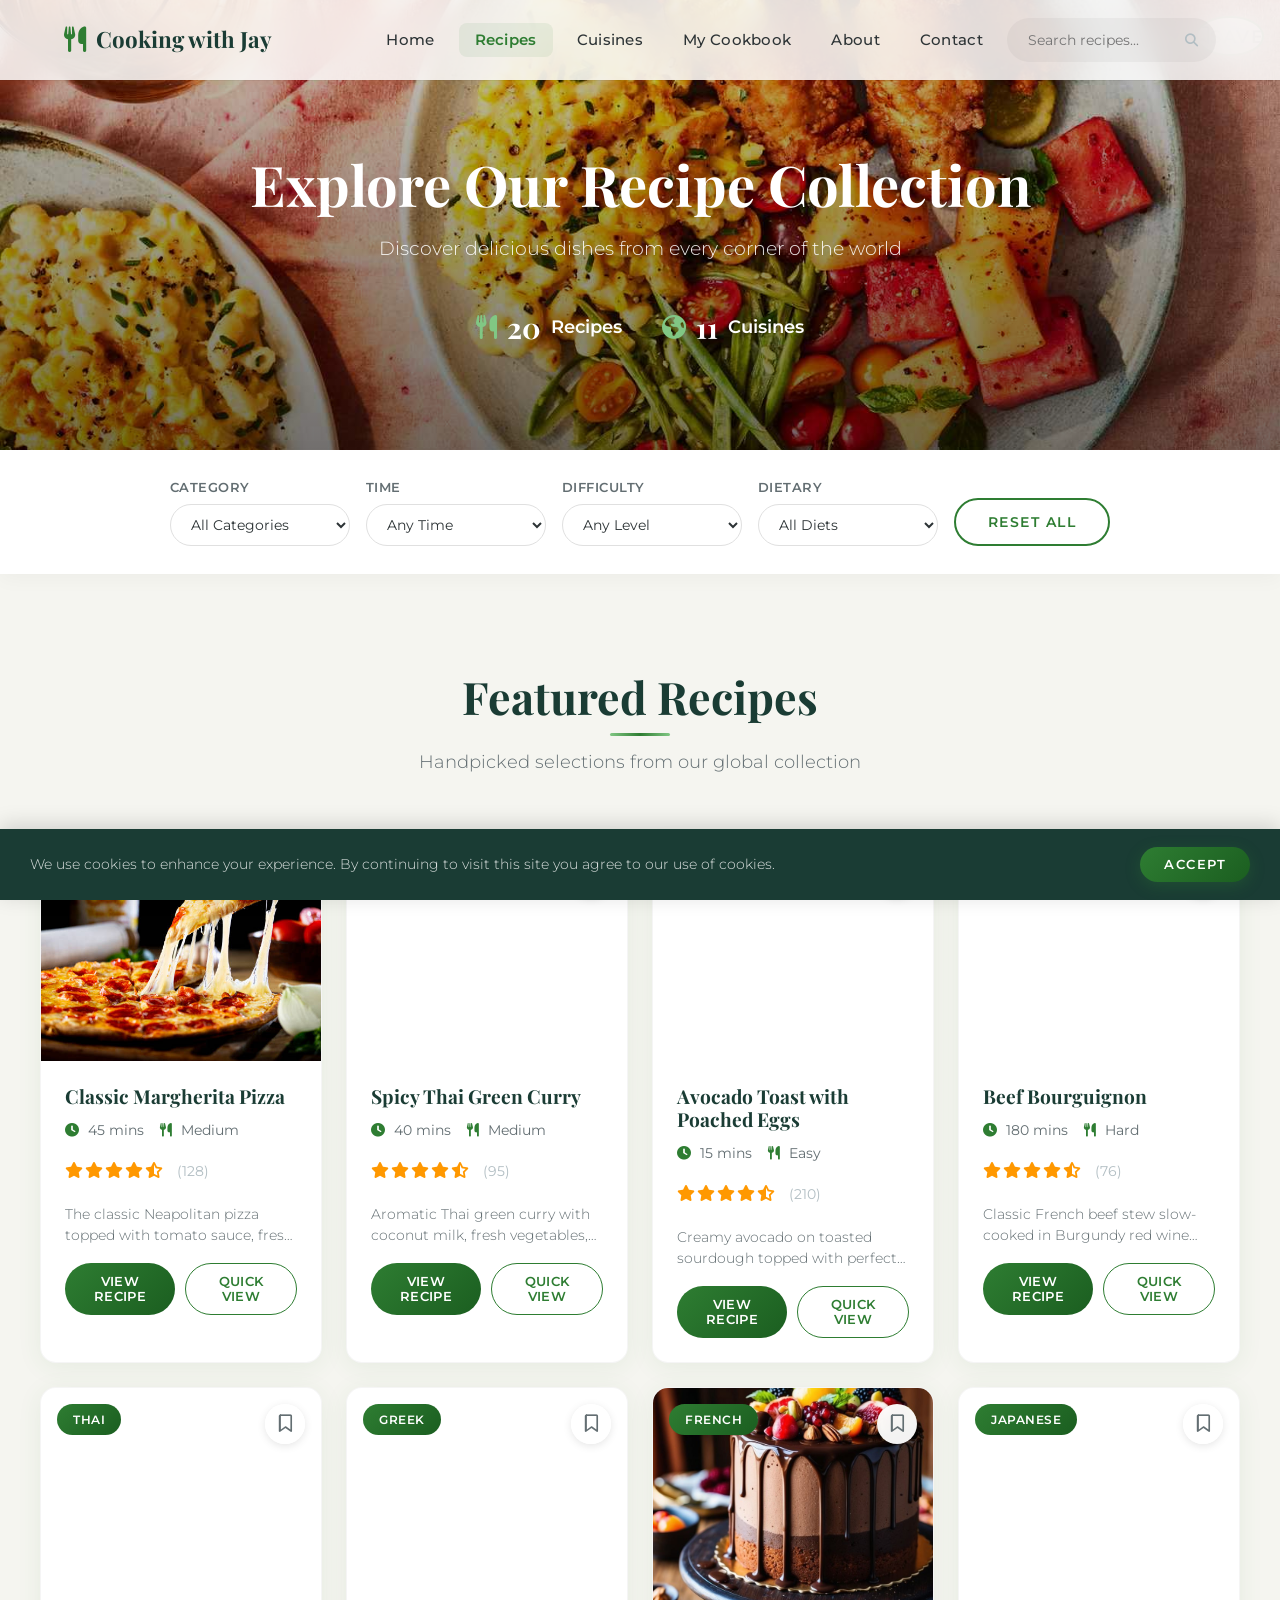
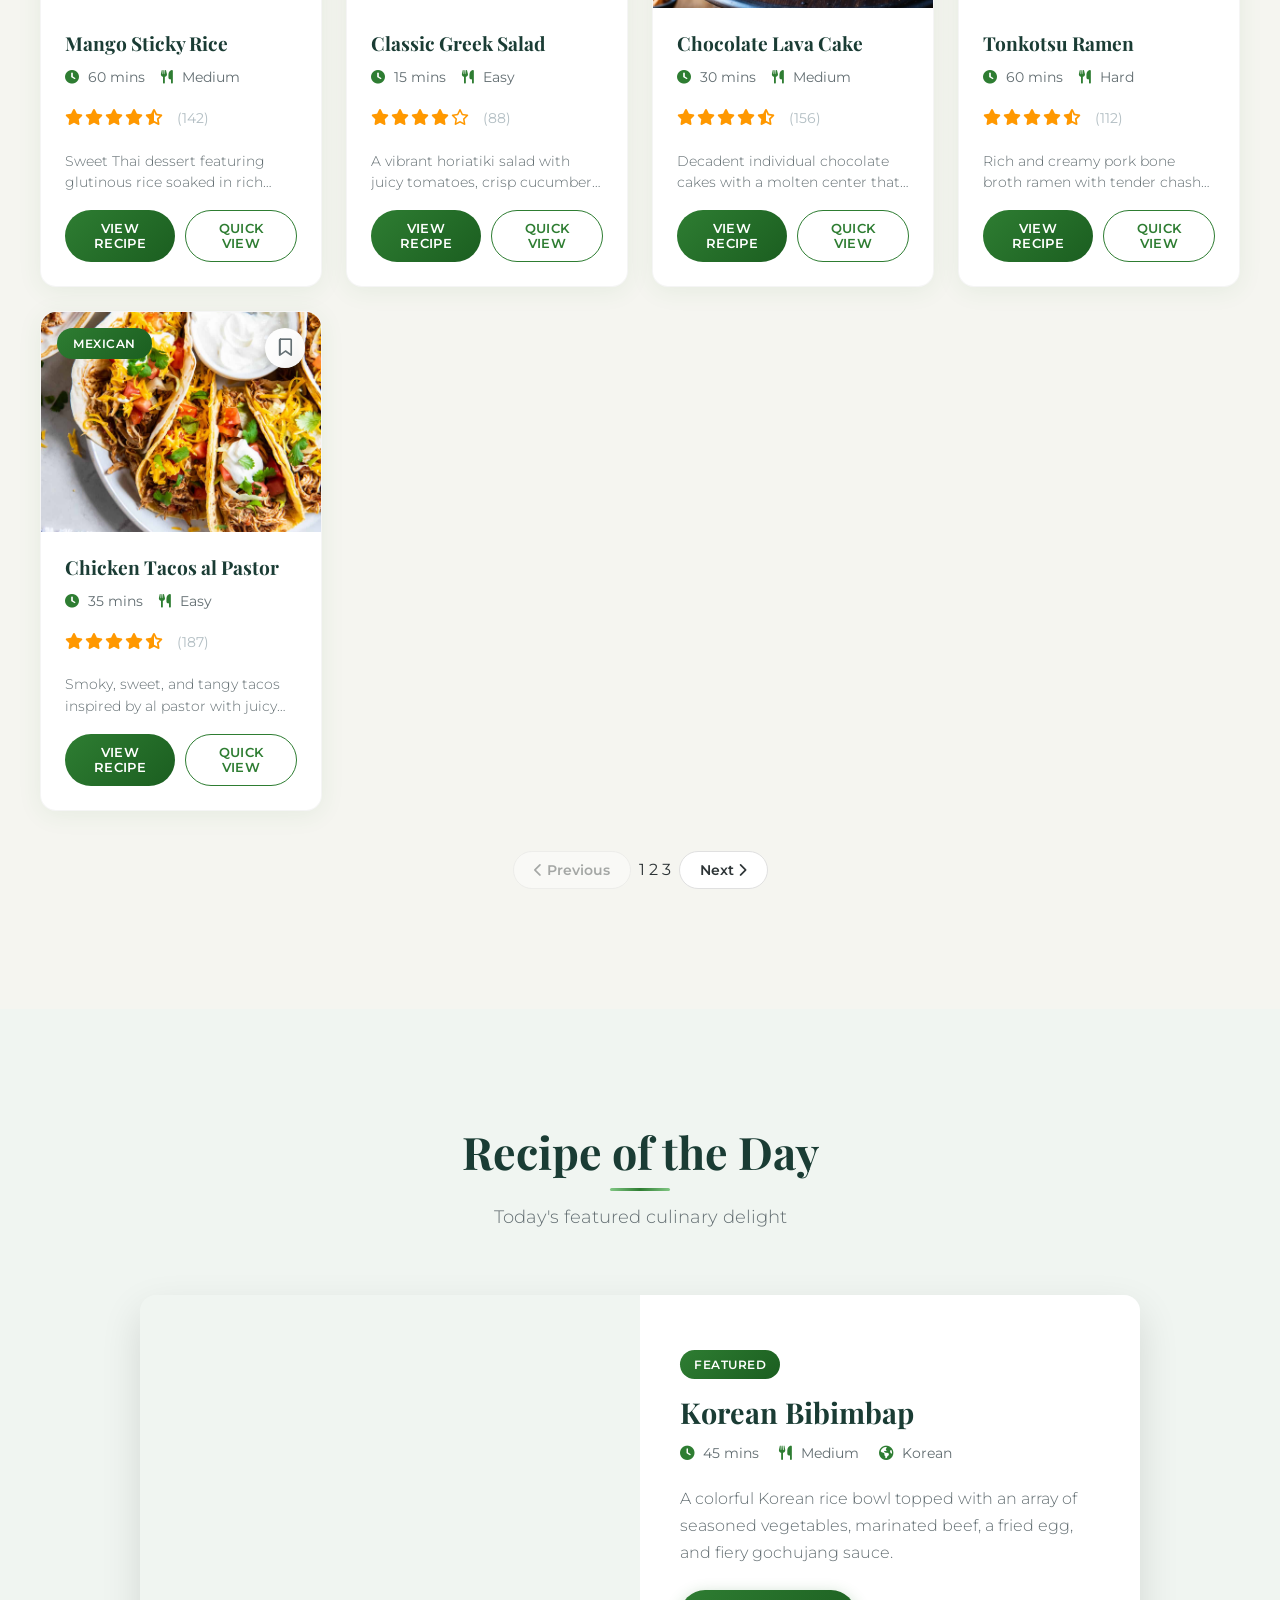
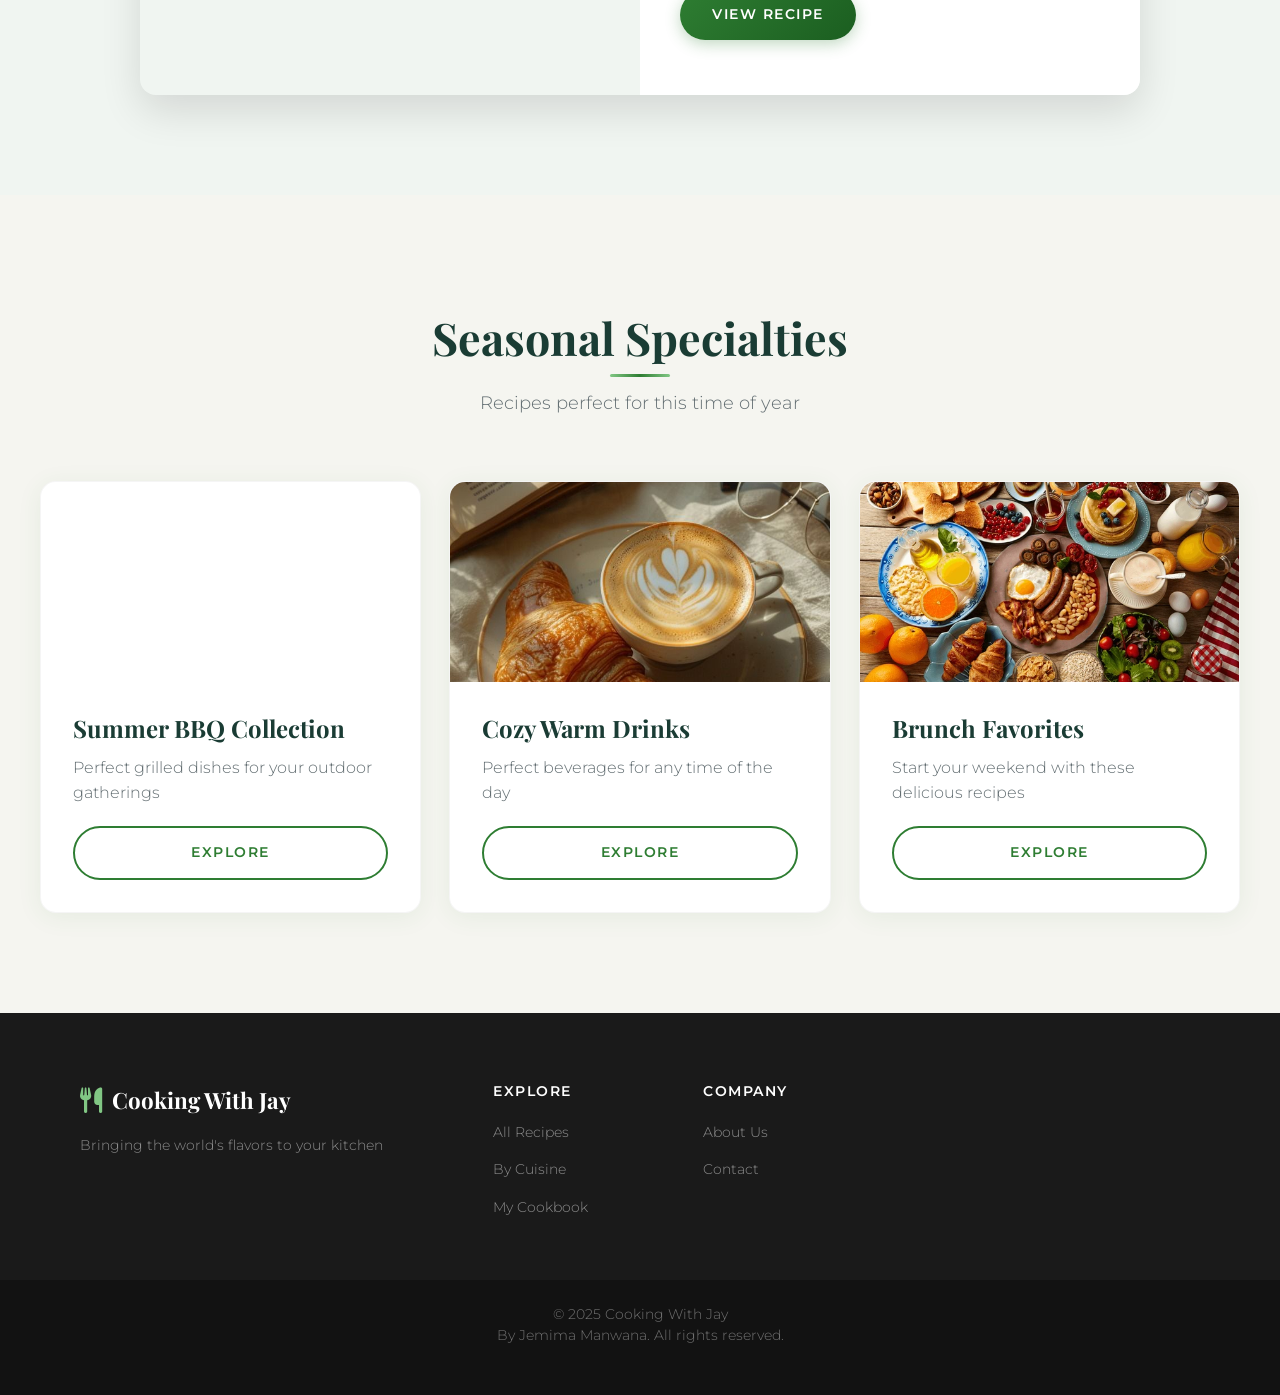
<file: recipes.html>
<!DOCTYPE html>
<html lang="en">
<head>
    <meta charset="UTF-8">
    <meta name="viewport" content="width=device-width, initial-scale=1.0">
    <title>Recipe Collection | Cooking with Jay</title>
    <link rel="stylesheet" href="styles.css">
    <link rel="stylesheet" href="https://cdnjs.cloudflare.com/ajax/libs/font-awesome/6.4.0/css/all.min.css">
    <link href="https://fonts.googleapis.com/css2?family=Playfair+Display:wght@400;700&family=Montserrat:wght@300;400;600&display=swap" rel="stylesheet">
</head>
<body>
    <!-- Preloader -->
    <div class="preloader">
        <div class="spinner">
            <div class="spinner-circle"></div>
            <div class="spinner-circle"></div>
            <div class="spinner-circle"></div>
        </div>
    </div>

    <!-- Navigation (same as index.html) -->
    <nav class="navbar">
        <div class="navbar-container">
            <a href="index.html" class="logo">
                <i class="fas fa-utensils"></i>
                <span>Cooking with Jay</span>
            </a>
            <div class="menu-toggle" id="mobile-menu">
                <span class="bar"></span>
                <span class="bar"></span>
                <span class="bar"></span>
            </div>
            <ul class="nav-menu">
                <li class="nav-item"><a href="index.html" class="nav-link">Home</a></li>
                <li class="nav-item"><a href="recipes.html" class="nav-link active">Recipes</a></li>
                <li class="nav-item"><a href="cuisines.html" class="nav-link">Cuisines</a></li>
                <li class="nav-item"><a href="cookbook.html" class="nav-link">My Cookbook</a></li>
                <li class="nav-item"><a href="about.html" class="nav-link">About</a></li>
                <li class="nav-item"><a href="contact.html" class="nav-link">Contact</a></li>
                <li class="nav-item search-item">
                    <div class="search-container">
                        <input type="text" placeholder="Search recipes..." class="search-input" id="search-input">
                        <button class="search-btn"><i class="fas fa-search"></i></button>
                    </div>
                </li>
            </ul>
        </div>
    </nav>

    <!-- Recipe Hero Section -->
    <header class="recipe-hero" style="background-image: linear-gradient(to bottom, rgba(0,0,0,0.2) 0%, rgba(0,0,0,0.55) 100%), url('food.jpg');">
        <div class="recipe-hero-content">
            <h1>Explore Our Recipe Collection</h1>
            <p>Discover delicious dishes from every corner of the world</p>
            <div class="recipe-hero-stats">
                <div class="stat-item">
                    <i class="fas fa-utensils"></i>
                    <span id="total-recipes">128</span> Recipes
                </div>
                <div class="stat-item">
                    <i class="fas fa-globe-americas"></i>
                    <span id="total-cuisines">24</span> Cuisines
                </div>
            </div>
        </div>
    </header>

    <!-- Recipe Filters -->
    <section class="recipe-filters">
        <div class="filter-group">
            <label for="category-filter">Category</label>
            <select id="category-filter" class="filter-select">
                <option value="all">All Categories</option>
                <option value="appetizers">Appetizers</option>
                <option value="main-courses">Main Courses</option>
                <option value="desserts">Desserts</option>
                <option value="salads">Salads</option>
                <option value="soups">Soups</option>
                <option value="beverages">Beverages</option>
            </select>
        </div>
        <div class="filter-group">
            <label for="time-filter">Time</label>
            <select id="time-filter" class="filter-select">
                <option value="all">Any Time</option>
                <option value="30">Under 30 mins</option>
                <option value="60">Under 1 hour</option>
                <option value="90">Under 1.5 hours</option>
                <option value="120">Under 2 hours</option>
            </select>
        </div>
        <div class="filter-group">
            <label for="difficulty-filter">Difficulty</label>
            <select id="difficulty-filter" class="filter-select">
                <option value="all">Any Level</option>
                <option value="easy">Easy</option>
                <option value="medium">Medium</option>
                <option value="hard">Hard</option>
            </select>
        </div>
        <div class="filter-group">
            <label for="dietary-filter">Dietary</label>
            <select id="dietary-filter" class="filter-select">
                <option value="all">All Diets</option>
                <option value="vegetarian">Vegetarian</option>
                <option value="vegan">Vegan</option>
                <option value="gluten-free">Gluten-Free</option>
                <option value="keto">Keto</option>
            </select>
        </div>
        <button id="reset-filters" class="btn btn-secondary">Reset All</button>
    </section>

    <!-- Recipe Grid -->
    <section class="recipe-grid-section">
        <div class="section-header">
            <h2>Featured Recipes</h2>
            <p>Handpicked selections from our global collection</p>
        </div>
        
        <div class="recipe-grid-container">
            <div class="recipe-grid" id="recipe-grid">
                <!-- Recipes will be loaded here dynamically -->
            </div>
            
            <div class="loading-spinner" id="loading-spinner">
                <div class="spinner"></div>
                <p>Loading delicious recipes...</p>
            </div>
            
            <div class="no-results" id="no-results">
                <i class="fas fa-utensils"></i>
                <h3>No Recipes Found</h3>
                <p>Try adjusting your filters or search term</p>
                <button id="reset-filters-btn" class="btn btn-primary">Reset Filters</button>
            </div>
        </div>
        
        <div class="pagination" id="pagination">
            <button class="pagination-btn" id="prev-page" disabled>
                <i class="fas fa-chevron-left"></i> Previous
            </button>
            <div class="page-numbers" id="page-numbers"></div>
            <button class="pagination-btn" id="next-page">
                Next <i class="fas fa-chevron-right"></i>
            </button>
        </div>
    </section>

    <!-- Recipe of the Day -->
    <section class="recipe-of-the-day">
        <div class="section-header">
            <h2>Recipe of the Day</h2>
            <p>Today's featured culinary delight</p>
        </div>
        <div class="rotd-container">
            <div class="rotd-image" id="rotd-image"></div>
            <div class="rotd-content">
                <div class="rotd-tag">Featured</div>
                <h3 id="rotd-title">Spicy Thai Green Curry</h3>
                <div class="rotd-meta">
                    <span><i class="fas fa-clock"></i> <span id="rotd-time">40 mins</span></span>
                    <span><i class="fas fa-utensils"></i> <span id="rotd-difficulty">Medium</span></span>
                    <span><i class="fas fa-globe-americas"></i> <span id="rotd-cuisine">Thai</span></span>
                </div>
                <p id="rotd-description">A vibrant and aromatic curry with coconut milk, fresh vegetables, and your choice of protein. This authentic Thai dish balances spicy, sweet, and savory flavors perfectly.</p>
                <div class="rotd-actions">
                    <a href="recipes.html" class="btn btn-primary">View Recipe</a>
                    <button class="btn btn-secondary save-recipe">
                        <i class="far fa-bookmark"></i> Save
                    </button>
                </div>
            </div>
        </div>
    </section>

    <!-- Seasonal Recipes -->
    <section class="seasonal-recipes">
        <div class="section-header">
            <h2>Seasonal Specialties</h2>
            <p>Recipes perfect for this time of year</p>
        </div>
        <div class="seasonal-grid">
            <div class="seasonal-card">
                <div class="seasonal-image" style="background-image: url('https://images.unsplash.com/photo-1555939594-58d7cb561ad1?w=600&h=400&fit=crop')"></div>
                <div class="seasonal-content">
                    <h3>Summer BBQ Collection</h3>
                    <p>Perfect grilled dishes for your outdoor gatherings</p>
                    <a href="recipes.html" class="btn btn-secondary">Explore</a>
                </div>
            </div>
            <div class="seasonal-card">
                <div class="seasonal-image" style="background-image: url('coffe.jpg')"></div>
                <div class="seasonal-content">
                    <h3>Cozy Warm Drinks</h3>
                    <p>Perfect beverages for any time of the day</p>
                    <a href="recipes.html" class="btn btn-secondary">Explore</a>
                </div>
            </div>
            <div class="seasonal-card">
                <div class="seasonal-image" style="background-image: url('Breakfast.webp')"></div>
                <div class="seasonal-content">
                    <h3>Brunch Favorites</h3>
                    <p>Start your weekend with these delicious recipes</p>
                    <a href="recipes.html" class="btn btn-secondary">Explore</a>
                </div>
            </div>
        </div>
    </section>

    <!-- Footer -->
    <footer class="footer">
        <div class="footer-container">
            <div class="footer-logo">
                <a href="index.html">
                    <i class="fas fa-utensils"></i>
                    <span>Cooking With Jay</span>
                </a>
                <p>Bringing the world's flavors to your kitchen</p>
            </div>
            <div class="footer-links">
                <div class="footer-column">
                    <h4>Explore</h4>
                    <ul>
                        <li><a href="recipes.html">All Recipes</a></li>
                        <li><a href="cuisines.html">By Cuisine</a></li>
                        <li><a href="cookbook.html">My Cookbook</a></li>
                    </ul>
                </div>
                <div class="footer-column">
                    <h4>Company</h4>
                    <ul>
                        <li><a href="about.html">About Us</a></li>
                        <li><a href="contact.html">Contact</a></li>
                    </ul>
                </div>
            </div>
        </div>
        <div class="footer-bottom">
            <div class="footer-copyright">
                <p>&copy; 2025 Cooking With Jay<br>By Jemima Manwana. All rights reserved.</p>
            </div>
        </div>
    </footer>

    <!-- Recipe Quick View Modal -->
    <div class="modal" id="quick-view-modal">
        <div class="modal-content quick-view-content">
            <button class="modal-close">&times;</button>
            <div class="quick-view-image" id="quick-view-image"></div>
            <div class="quick-view-details">
                <h2 id="quick-view-title">Recipe Title</h2>
                <div class="quick-view-meta">
                    <span><i class="fas fa-clock"></i> <span id="quick-view-time">30 mins</span></span>
                    <span><i class="fas fa-utensils"></i> <span id="quick-view-difficulty">Easy</span></span>
                    <span><i class="fas fa-globe-americas"></i> <span id="quick-view-cuisine">Italian</span></span>
                </div>
                <div class="quick-view-description" id="quick-view-description"></div>
                <div class="quick-view-actions">
                    <button class="btn btn-secondary" id="quick-view-save">
                        <i class="far fa-bookmark"></i> Save
                    </button>
                </div>
            </div>
        </div>
    </div>

    <!-- Full Recipe Detail Modal -->
    <div class="modal" id="recipe-detail-modal">
        <div class="modal-content recipe-detail-content">
            <button class="modal-close" id="recipe-detail-close">&times;</button>
            <div class="recipe-detail-hero" id="recipe-detail-hero">
                <div class="recipe-detail-hero-overlay"></div>
                <div class="recipe-detail-hero-info">
                    <div class="recipe-detail-tag" id="recipe-detail-tag">Italian</div>
                    <h1 id="recipe-detail-title">Recipe Title</h1>
                    <div class="recipe-detail-meta">
                        <span><i class="fas fa-clock"></i> <span id="recipe-detail-time">30 mins</span></span>
                        <span><i class="fas fa-utensils"></i> <span id="recipe-detail-difficulty">Easy</span></span>
                        <span><i class="fas fa-star"></i> <span id="recipe-detail-rating">4.5</span></span>
                        <span><i class="fas fa-comment"></i> <span id="recipe-detail-reviews">128</span> reviews</span>
                    </div>
                </div>
            </div>
            <div class="recipe-detail-body">
                <p class="recipe-detail-description" id="recipe-detail-description"></p>
                <div class="recipe-detail-columns">
                    <div class="recipe-detail-ingredients">
                        <h3><i class="fas fa-list"></i> Ingredients</h3>
                        <ul id="recipe-detail-ingredients"></ul>
                    </div>
                    <div class="recipe-detail-instructions">
                        <h3><i class="fas fa-clipboard-list"></i> Instructions</h3>
                        <ol id="recipe-detail-instructions"></ol>
                    </div>
                </div>
                <div class="recipe-detail-actions">
                    <button class="btn btn-primary" id="recipe-detail-save">
                        <i class="far fa-bookmark"></i> Save to Cookbook
                    </button>
                    <button class="btn btn-secondary" id="recipe-detail-print" onclick="window.print()">
                        <i class="fas fa-print"></i> Print Recipe
                    </button>
                </div>
            </div>
        </div>
    </div>

    <!-- Back to Top Button -->
    <button class="back-to-top" aria-label="Back to top">
        <i class="fas fa-chevron-up"></i>
    </button>

    <script src="script.js"></script>
    <script src="recipes.js"></script>
</body>
</html>
</file>
<file: styles.css>
/* ============================================
   COOKING WITH JAY - GLOBAL STYLES
   Used by: about, contact, recipes, cuisines, cookbook
   ============================================ */

/* Base Styles */
:root {
    --primary-color: #2e7d32;
    --primary-dark: #1b5e20;
    --primary-light: #81c784;
    --secondary-color: #ff9800;
    --secondary-dark: #f57c00;
    --secondary-light: #ffb74d;
    --accent: #1a3c34;
    --text-color: #2d3436;
    --text-light: #636e72;
    --text-lighter: #b2bec3;
    --bg-color: #f5f5f0;
    --bg-dark: #e0e0e0;
    --bg-warm: #f0f5f1;
    --white: #ffffff;
    --black: #000000;
    --shadow: 0 2px 20px rgba(0, 0, 0, 0.06);
    --shadow-hover: 0 16px 40px rgba(0, 0, 0, 0.12);
    --shadow-card: 0 4px 24px rgba(46, 125, 50, 0.08);
    --transition: all 0.4s cubic-bezier(0.25, 0.46, 0.45, 0.94);
    --border-radius: 16px;
    --border-radius-sm: 8px;
    --font-heading: 'Playfair Display', serif;
    --font-body: 'Montserrat', sans-serif;
}

* {
    margin: 0;
    padding: 0;
    box-sizing: border-box;
}

html {
    scroll-behavior: smooth;
}

body {
    font-family: var(--font-body);
    color: var(--text-color);
    background-color: var(--bg-color);
    line-height: 1.6;
    overflow-x: hidden;
    -webkit-font-smoothing: antialiased;
}

h1, h2, h3, h4, h5, h6 {
    font-family: var(--font-heading);
    font-weight: 700;
    line-height: 1.2;
    margin-bottom: 1rem;
}

p { margin-bottom: 1.5rem; }

a {
    text-decoration: none;
    color: inherit;
    transition: var(--transition);
}

img {
    max-width: 100%;
    height: auto;
    display: block;
}

ul { list-style: none; }

button {
    cursor: pointer;
    border: none;
    background: none;
    font-family: inherit;
    transition: var(--transition);
}

.container {
    width: 100%;
    max-width: 1200px;
    margin: 0 auto;
    padding: 0 20px;
}

/* Buttons */
.btn {
    display: inline-block;
    padding: 14px 32px;
    border-radius: 50px;
    font-weight: 600;
    text-align: center;
    text-transform: uppercase;
    letter-spacing: 1.5px;
    transition: var(--transition);
    font-size: 0.85rem;
    position: relative;
    overflow: hidden;
}

.btn::before {
    content: '';
    position: absolute;
    top: 0;
    left: -100%;
    width: 100%;
    height: 100%;
    background: linear-gradient(90deg, transparent, rgba(255,255,255,0.2), transparent);
    transition: left 0.5s;
}

.btn:hover::before {
    left: 100%;
}

.btn-primary {
    background: linear-gradient(135deg, var(--primary-color), var(--primary-dark));
    color: var(--white);
    box-shadow: 0 4px 15px rgba(46, 125, 50, 0.3);
}

.btn-primary:hover {
    box-shadow: 0 8px 25px rgba(46, 125, 50, 0.4);
    transform: translateY(-3px);
}

.btn-secondary {
    background-color: transparent;
    color: var(--primary-color);
    border: 2px solid var(--primary-color);
}

.btn-secondary:hover {
    background: linear-gradient(135deg, var(--primary-color), var(--primary-dark));
    color: var(--white);
    box-shadow: 0 8px 25px rgba(46, 125, 50, 0.3);
    transform: translateY(-3px);
    border-color: transparent;
}

/* Section Header */
.section-header {
    text-align: center;
    margin-bottom: 4rem;
    padding-top: 1rem;
}

.section-header h2 {
    font-size: 2.8rem;
    color: var(--accent);
    position: relative;
    display: inline-block;
    margin-bottom: 1.5rem;
}

.section-header h2::after {
    content: '';
    position: absolute;
    bottom: -12px;
    left: 50%;
    transform: translateX(-50%);
    width: 60px;
    height: 3px;
    background: linear-gradient(90deg, var(--primary-light), var(--primary-color), var(--primary-light));
    border-radius: 3px;
}

.section-header p {
    color: var(--text-light);
    font-size: 1.1rem;
    max-width: 600px;
    margin: 0 auto;
    font-weight: 300;
}

/* Preloader */
.preloader {
    position: fixed;
    top: 0; left: 0;
    width: 100%; height: 100%;
    background-color: var(--white);
    display: flex;
    justify-content: center;
    align-items: center;
    z-index: 9999;
    transition: opacity 0.5s ease;
}

.preloader.fade-out { opacity: 0; }

.spinner { display: flex; gap: 10px; }

.spinner-circle {
    width: 14px; height: 14px;
    border-radius: 50%;
    background-color: var(--primary-color);
    animation: bounce 1.4s infinite ease-in-out;
}

.spinner-circle:nth-child(1) { animation-delay: -0.32s; }
.spinner-circle:nth-child(2) { animation-delay: -0.16s; }

@keyframes bounce {
    0%, 80%, 100% { transform: scale(0); }
    40% { transform: scale(1); }
}

/* Navigation */
.navbar {
    position: fixed;
    top: 0; left: 0;
    width: 100%;
    padding: 18px 0;
    background: rgba(255, 255, 255, 0.85);
    backdrop-filter: blur(20px);
    -webkit-backdrop-filter: blur(20px);
    box-shadow: 0 1px 0 rgba(0, 0, 0, 0.05);
    z-index: 1000;
    transition: var(--transition);
}

.navbar.scrolled {
    padding: 12px 0;
    background: rgba(255, 255, 255, 0.95);
    box-shadow: 0 4px 30px rgba(0, 0, 0, 0.08);
}

.navbar-container {
    display: flex;
    justify-content: space-between;
    align-items: center;
    max-width: 1200px;
    margin: 0 auto;
    padding: 0 24px;
}

.logo {
    display: flex;
    align-items: center;
    font-size: 1.4rem;
    font-weight: 700;
    color: var(--accent);
    font-family: var(--font-heading);
}

.logo i {
    margin-right: 10px;
    font-size: 1.6rem;
    color: var(--primary-color);
}

.nav-menu {
    display: flex;
    align-items: center;
    gap: 8px;
}

.nav-link {
    font-weight: 500;
    font-size: 0.92rem;
    color: var(--text-color);
    padding: 8px 16px;
    position: relative;
    border-radius: 8px;
    letter-spacing: 0.3px;
}

.nav-link:hover {
    color: var(--primary-color);
    background: rgba(46, 125, 50, 0.06);
}

.nav-link.active {
    color: var(--primary-color);
    background: rgba(46, 125, 50, 0.08);
    font-weight: 600;
}

.nav-link::after { display: none; }

.search-container {
    display: flex;
    align-items: center;
    background: rgba(0, 0, 0, 0.04);
    border-radius: 50px;
    padding: 4px 12px;
    transition: var(--transition);
    border: 1px solid transparent;
}

.search-container:focus-within {
    background: var(--white);
    border-color: var(--primary-light);
    box-shadow: 0 0 0 3px rgba(46, 125, 50, 0.1);
}

.search-input {
    border: none;
    background: transparent;
    padding: 8px;
    width: 160px;
    font-family: var(--font-body);
    color: var(--text-color);
    outline: none;
    font-size: 0.9rem;
}

.search-btn {
    color: var(--text-lighter);
    padding: 5px;
}

.search-btn:hover { color: var(--primary-color); }

.menu-toggle {
    display: none;
    flex-direction: column;
    justify-content: space-between;
    width: 28px; height: 20px;
    cursor: pointer;
    z-index: 1001;
}

.bar {
    width: 100%; height: 2.5px;
    background-color: var(--accent);
    transition: var(--transition);
    border-radius: 2px;
}

.menu-toggle.active .bar:nth-child(1) { transform: translateY(8.75px) rotate(45deg); }
.menu-toggle.active .bar:nth-child(2) { opacity: 0; }
.menu-toggle.active .bar:nth-child(3) { transform: translateY(-8.75px) rotate(-45deg); }

/* Stat Items (shared) */
.stat-item {
    display: flex;
    align-items: center;
    gap: 10px;
    font-size: 1.1rem;
    font-weight: 600;
}

.stat-item i {
    color: var(--primary-color);
    font-size: 1.3rem;
}

.stat-item span {
    font-size: 1.6rem;
    color: var(--accent);
    font-family: var(--font-heading);
}

/* Hero Scroll */
.hero-scroll {
    position: absolute;
    bottom: 40px;
    left: 50%;
    transform: translateX(-50%);
    display: flex;
    flex-direction: column;
    align-items: center;
    color: var(--white);
    font-size: 0.8rem;
    cursor: pointer;
    opacity: 0.7;
    letter-spacing: 2px;
    text-transform: uppercase;
}

.hero-scroll i {
    font-size: 1.2rem;
    margin-top: 8px;
}

/* Shared card styles */
.recipe-card, .recipe-card-cookbook {
    background-color: var(--white);
    border-radius: var(--border-radius);
    overflow: hidden;
    box-shadow: var(--shadow-card);
    transition: var(--transition);
    border: 1px solid rgba(0, 0, 0, 0.04);
}

.recipe-card:hover, .recipe-card-cookbook:hover {
    transform: translateY(-8px);
    box-shadow: var(--shadow-hover);
}

.recipe-image {
    height: 220px;
    background-size: cover;
    background-position: center;
    position: relative;
}

.recipe-tag {
    position: absolute;
    top: 16px; left: 16px;
    background: linear-gradient(135deg, var(--primary-color), var(--primary-dark));
    color: var(--white);
    padding: 6px 16px;
    border-radius: 50px;
    font-size: 0.75rem;
    font-weight: 600;
    letter-spacing: 0.5px;
    text-transform: uppercase;
}

.save-recipe {
    position: absolute;
    top: 16px; right: 16px;
    width: 40px; height: 40px;
    background: rgba(255, 255, 255, 0.95);
    backdrop-filter: blur(8px);
    border-radius: 50%;
    display: flex;
    justify-content: center;
    align-items: center;
    color: var(--text-light);
    font-size: 1.1rem;
    transition: var(--transition);
    box-shadow: 0 2px 8px rgba(0, 0, 0, 0.1);
}

.save-recipe:hover, .save-recipe.saved { color: var(--primary-color); transform: scale(1.1); }
.save-recipe.saved i { font-weight: 900; }

.recipe-info { padding: 24px; }

.recipe-info h3 {
    font-size: 1.2rem;
    margin-bottom: 12px;
    color: var(--accent);
}

.recipe-meta {
    display: flex;
    gap: 16px;
    margin-bottom: 16px;
    font-size: 0.85rem;
    color: var(--text-light);
}

.recipe-meta i {
    margin-right: 5px;
    color: var(--primary-color);
}

.recipe-rating {
    margin-bottom: 20px;
    color: var(--secondary-color);
}

.recipe-rating i { margin-right: 2px; }
.recipe-rating span { color: var(--text-lighter); font-size: 0.85rem; margin-left: 8px; }

.recipe-description {
    color: var(--text-light);
    font-size: 0.85rem;
    line-height: 1.6;
    font-weight: 300;
    display: -webkit-box;
    -webkit-line-clamp: 2;
    -webkit-box-orient: vertical;
    overflow: hidden;
    margin-bottom: 16px;
}

.recipe-actions {
    display: flex;
    gap: 10px;
}

.btn-recipe {
    flex: 1;
    padding: 10px 16px;
    border-radius: 50px;
    font-size: 0.8rem;
    font-weight: 600;
    text-align: center;
    letter-spacing: 0.3px;
    cursor: pointer;
    border: none;
    transition: var(--transition);
}

.btn-view {
    background: linear-gradient(135deg, var(--primary-color), var(--primary-dark));
    color: var(--white);
}

.btn-view:hover {
    box-shadow: 0 4px 14px rgba(46, 125, 50, 0.35);
    transform: translateY(-2px);
}

.btn-quick-view {
    background: transparent;
    color: var(--primary-color);
    border: 1.5px solid var(--primary-color);
}

.btn-quick-view:hover {
    background: var(--primary-color);
    color: var(--white);
    transform: translateY(-2px);
}

/* Footer */
.footer {
    background-color: #1a1a1a;
    color: var(--white);
    padding: 70px 0 0;
}

.footer-container {
    display: flex;
    flex-wrap: wrap;
    gap: 60px;
    max-width: 1200px;
    margin: 0 auto;
    padding: 0 40px;
}

.footer-logo {
    flex: 1;
    min-width: 250px;
}

.footer-logo a {
    display: flex;
    align-items: center;
    font-size: 1.4rem;
    font-weight: 700;
    margin-bottom: 16px;
    color: var(--white);
    font-family: var(--font-heading);
}

.footer-logo i {
    margin-right: 10px;
    font-size: 1.6rem;
    color: var(--primary-light);
}

.footer-logo p {
    opacity: 0.5;
    font-size: 0.9rem;
    font-weight: 300;
}

.footer-links {
    flex: 2;
    display: flex;
    flex-wrap: wrap;
    gap: 60px;
}

.footer-column { min-width: 150px; }

.footer-column h4 {
    font-size: 0.85rem;
    margin-bottom: 20px;
    color: var(--white);
    text-transform: uppercase;
    letter-spacing: 1.5px;
    font-family: var(--font-body);
    font-weight: 600;
}

.footer-column ul {
    display: flex;
    flex-direction: column;
    gap: 12px;
}

.footer-column a {
    color: rgba(255, 255, 255, 0.5);
    font-size: 0.9rem;
    font-weight: 300;
}

.footer-column a:hover {
    color: var(--primary-light);
    padding-left: 4px;
}

.footer-bottom {
    width: 100%;
    padding: 24px 40px;
    background: rgba(0, 0, 0, 0.3);
    margin-top: 60px;
    text-align: center;
}

.footer-copyright {
    color: rgba(255, 255, 255, 0.4);
    font-size: 0.85rem;
    font-weight: 300;
}

/* Back to Top */
.back-to-top {
    position: fixed;
    bottom: 30px; right: 30px;
    width: 48px; height: 48px;
    border-radius: 50%;
    background: linear-gradient(135deg, var(--primary-color), var(--primary-dark));
    color: var(--white);
    display: flex;
    justify-content: center;
    align-items: center;
    font-size: 1rem;
    box-shadow: 0 4px 15px rgba(46, 125, 50, 0.3);
    opacity: 0;
    visibility: hidden;
    transition: var(--transition);
    z-index: 999;
}

.back-to-top.visible { opacity: 1; visibility: visible; }
.back-to-top:hover { transform: translateY(-4px); box-shadow: 0 8px 25px rgba(46, 125, 50, 0.4); }

/* Toast */
.toast {
    position: fixed;
    bottom: 30px;
    left: 50%;
    transform: translateX(-50%) translateY(20px);
    background: linear-gradient(135deg, var(--accent), var(--primary-dark));
    color: var(--white);
    padding: 16px 28px;
    border-radius: 50px;
    box-shadow: 0 8px 30px rgba(0, 0, 0, 0.2);
    display: flex;
    align-items: center;
    gap: 10px;
    opacity: 0;
    visibility: hidden;
    transition: var(--transition);
    z-index: 999;
}

.toast.show { opacity: 1; visibility: visible; transform: translateX(-50%) translateY(0); }
.toast i { font-size: 1.1rem; color: var(--primary-light); }

/* Filters (shared) */
.filter-group {
    display: flex;
    flex-direction: column;
    gap: 6px;
}

.filter-group label {
    font-size: 0.8rem;
    font-weight: 600;
    color: var(--text-light);
    text-transform: uppercase;
    letter-spacing: 0.5px;
}

.filter-select {
    padding: 10px 16px;
    border-radius: 50px;
    border: 1px solid var(--bg-dark);
    font-family: var(--font-body);
    background-color: var(--white);
    min-width: 180px;
    transition: var(--transition);
    font-size: 0.9rem;
    color: var(--text-color);
}

.filter-select:focus {
    outline: none;
    border-color: var(--primary-color);
    box-shadow: 0 0 0 3px rgba(46, 125, 50, 0.1);
}

/* Form Elements */
.form-group { margin-bottom: 20px; }

.form-group label {
    display: block;
    margin-bottom: 8px;
    font-weight: 600;
    font-size: 0.9rem;
    color: var(--text-color);
}

.form-group input,
.form-group textarea,
.form-group select {
    width: 100%;
    padding: 14px 18px;
    border-radius: var(--border-radius-sm);
    border: 1px solid var(--bg-dark);
    font-family: var(--font-body);
    transition: var(--transition);
    font-size: 0.95rem;
    background: var(--white);
}

.form-group input:focus,
.form-group textarea:focus,
.form-group select:focus {
    outline: none;
    border-color: var(--primary-color);
    box-shadow: 0 0 0 3px rgba(46, 125, 50, 0.1);
}

/* Modal */
.modal {
    position: fixed;
    top: 0; left: 0;
    width: 100%; height: 100%;
    background: rgba(0, 0, 0, 0.6);
    backdrop-filter: blur(4px);
    display: flex;
    justify-content: center;
    align-items: center;
    z-index: 10000;
    opacity: 0;
    visibility: hidden;
    transition: var(--transition);
}

.modal.active { opacity: 1; visibility: visible; }

.modal-content {
    background: var(--white);
    border-radius: var(--border-radius);
    width: 90%;
    max-width: 600px;
    max-height: 90vh;
    overflow-y: auto;
    padding: 36px;
    position: relative;
    box-shadow: 0 24px 60px rgba(0, 0, 0, 0.25);
    transform: translateY(-20px) scale(0.98);
    transition: var(--transition);
}

.modal.active .modal-content { transform: translateY(0) scale(1); }

.modal-close {
    position: absolute;
    top: 16px; right: 16px;
    width: 36px; height: 36px;
    border-radius: 50%;
    background: var(--bg-color);
    display: flex;
    justify-content: center;
    align-items: center;
    font-size: 1.3rem;
    color: var(--text-light);
    transition: var(--transition);
}

.modal-close:hover { background: var(--bg-dark); color: var(--text-color); }

/* ================================================
   COOKBOOK PAGE
   ================================================ */

/* Cookbook Hero */
.cookbook-hero {
    background: url('pancakes.jpg') no-repeat center center/cover;
    position: relative;
    padding: 180px 20px 100px;
    text-align: center;
    color: var(--white);
}

.cookbook-hero-overlay {
    position: absolute;
    inset: 0;
    background: linear-gradient(to bottom, rgba(0,0,0,0.25) 0%, rgba(0,0,0,0.6) 100%);
}

.cookbook-hero-content {
    position: relative;
    z-index: 2;
    max-width: 700px;
    margin: 0 auto;
}

.cookbook-hero h1 {
    font-family: var(--font-heading);
    font-size: 3.5rem;
    margin-bottom: 12px;
    text-shadow: 0 2px 12px rgba(0,0,0,0.3);
}

.cookbook-hero p {
    font-size: 1.15rem;
    font-weight: 300;
    opacity: 0.9;
    margin-bottom: 40px;
}

.cookbook-hero-stats {
    display: flex;
    justify-content: center;
    align-items: center;
    gap: 32px;
    margin-bottom: 36px;
}

.hero-stat { text-align: center; }

.hero-stat-number {
    display: block;
    font-size: 2.4rem;
    font-weight: 700;
    line-height: 1;
    margin-bottom: 6px;
}

.hero-stat-label {
    font-size: 0.8rem;
    text-transform: uppercase;
    letter-spacing: 1px;
    opacity: 0.75;
    font-weight: 400;
}

.hero-stat-divider {
    width: 1px;
    height: 40px;
    background: rgba(255,255,255,0.3);
}

.cookbook-hero-btn {
    display: inline-flex;
    align-items: center;
    gap: 8px;
}

/* Cookbook Filters */
.cookbook-filters {
    padding: 24px 40px;
    background: var(--white);
    display: flex;
    flex-wrap: wrap;
    gap: 16px;
    align-items: flex-end;
    justify-content: center;
    box-shadow: 0 4px 20px rgba(0,0,0,0.04);
    position: sticky;
    top: 70px;
    z-index: 100;
}

#clear-filters { margin-left: auto; }

/* Cookbook Section Header */
.cookbook-section-header {
    display: flex;
    justify-content: space-between;
    align-items: center;
    margin-bottom: 28px;
}

.cookbook-section-header h2 {
    font-family: var(--font-heading);
    font-size: 1.6rem;
    color: var(--accent);
    display: flex;
    align-items: center;
    gap: 10px;
}

.cookbook-section-header h2 i {
    color: var(--primary-color);
    font-size: 1.2rem;
}

.recipe-result-count {
    font-size: 0.85rem;
    color: var(--text-light);
    font-weight: 400;
}

/* Cookbook Recipes */
.cookbook-recipes {
    padding: 60px 40px;
    background: var(--bg-color);
    max-width: 1200px;
    margin: 0 auto;
}

.recipe-grid {
    display: grid;
    grid-template-columns: repeat(auto-fill, minmax(280px, 1fr));
    gap: 24px;
}

/* Cookbook Recipe Cards */
.recipe-card-cookbook {
    background: var(--white);
    border-radius: var(--border-radius);
    overflow: hidden;
    box-shadow: var(--shadow-card);
    transition: var(--transition);
    border: 1px solid rgba(0,0,0,0.04);
    animation: fadeInUp 0.5s ease forwards;
    opacity: 0;
}

.recipe-card-cookbook:hover {
    transform: translateY(-6px);
    box-shadow: var(--shadow-hover);
}

.recipe-card-cookbook .recipe-image {
    height: 200px;
    background-size: cover;
    background-position: center;
    position: relative;
}

.recipe-card-cookbook .recipe-tag {
    position: absolute;
    top: 14px;
    left: 14px;
    background: linear-gradient(135deg, var(--primary-color), var(--primary-dark));
    color: var(--white);
    padding: 4px 14px;
    border-radius: 50px;
    font-size: 0.7rem;
    font-weight: 600;
    text-transform: uppercase;
    letter-spacing: 0.5px;
}

.recipe-difficulty-badge {
    position: absolute;
    top: 14px;
    right: 14px;
    color: var(--white);
    padding: 4px 12px;
    border-radius: 50px;
    font-size: 0.65rem;
    font-weight: 700;
    text-transform: uppercase;
    letter-spacing: 0.5px;
}

.recipe-card-cookbook .recipe-info {
    padding: 20px;
}

.recipe-card-cookbook .recipe-info h3 {
    font-family: var(--font-heading);
    font-size: 1.15rem;
    margin-bottom: 10px;
    color: var(--accent);
    line-height: 1.3;
}

.recipe-card-cookbook .recipe-meta {
    display: flex;
    justify-content: space-between;
    align-items: center;
    margin-bottom: 16px;
    font-size: 0.85rem;
    color: var(--text-light);
}

.recipe-card-cookbook .recipe-meta i {
    margin-right: 4px;
    color: var(--primary-color);
}

.recipe-rating-small {
    color: var(--secondary-color) !important;
}

.recipe-rating-small i { color: var(--secondary-color) !important; }
.recipe-rating-small .review-count { color: var(--text-lighter); font-size: 0.8rem; }

.recipe-card-cookbook .recipe-actions {
    display: flex;
    gap: 8px;
}

.recipe-card-cookbook .recipe-btn {
    padding: 9px 16px;
    border-radius: 50px;
    font-size: 0.8rem;
    font-weight: 600;
    cursor: pointer;
    border: none;
    transition: var(--transition);
    display: flex;
    align-items: center;
    justify-content: center;
    gap: 6px;
}

.recipe-card-cookbook .view-btn {
    flex: 1;
    background: linear-gradient(135deg, var(--primary-color), var(--primary-dark));
    color: var(--white);
}

.recipe-card-cookbook .view-btn:hover {
    box-shadow: 0 4px 14px rgba(46, 125, 50, 0.35);
    transform: translateY(-1px);
}

.recipe-card-cookbook .remove-btn {
    width: 38px;
    height: 38px;
    padding: 0;
    background: transparent;
    color: var(--text-lighter);
    border: 1.5px solid rgba(0,0,0,0.1);
    flex: none;
}

.recipe-card-cookbook .remove-btn:hover {
    background: #fef2f2;
    color: #e53935;
    border-color: #e53935;
}

/* Empty Cookbook */
.empty-cookbook {
    display: none;
    text-align: center;
    padding: 100px 20px;
    background: var(--white);
    border-radius: var(--border-radius);
    border: 2px dashed rgba(46, 125, 50, 0.2);
}

.empty-icon {
    width: 80px;
    height: 80px;
    background: var(--bg-warm);
    border-radius: 50%;
    display: flex;
    align-items: center;
    justify-content: center;
    margin: 0 auto 24px;
}

.empty-icon i {
    font-size: 2rem;
    color: var(--primary-color);
}

.empty-cookbook h3 {
    font-family: var(--font-heading);
    font-size: 1.8rem;
    color: var(--accent);
    margin-bottom: 12px;
}

.empty-cookbook p {
    color: var(--text-light);
    max-width: 400px;
    margin: 0 auto 28px;
    font-weight: 300;
}

/* Cookbook Categories / Collections */
.cookbook-categories {
    padding: 80px 40px;
    background: var(--white);
}

.categories-grid {
    display: grid;
    grid-template-columns: repeat(auto-fill, minmax(240px, 1fr));
    gap: 20px;
    max-width: 1200px;
    margin: 0 auto;
}

.category-card {
    height: 220px;
    border-radius: var(--border-radius);
    overflow: hidden;
    position: relative;
    display: flex;
    flex-direction: column;
    justify-content: flex-end;
    color: var(--white);
    box-shadow: var(--shadow-card);
    transition: var(--transition);
    background-size: cover;
    background-position: center;
    cursor: pointer;
}

.category-card:hover {
    transform: translateY(-6px);
    box-shadow: var(--shadow-hover);
}

.category-overlay {
    position: absolute;
    inset: 0;
    background: linear-gradient(to top, rgba(0,0,0,0.7) 0%, rgba(0,0,0,0.1) 50%, transparent 100%);
    transition: var(--transition);
}

.category-card:hover .category-overlay {
    background: linear-gradient(to top, rgba(0,0,0,0.6) 0%, transparent 50%);
}

.category-card-content {
    position: relative;
    z-index: 2;
    padding: 24px;
}

.category-icon {
    display: inline-flex;
    align-items: center;
    justify-content: center;
    width: 36px;
    height: 36px;
    background: rgba(255,255,255,0.2);
    backdrop-filter: blur(8px);
    border-radius: 10px;
    margin-bottom: 10px;
    font-size: 0.9rem;
    border: 1px solid rgba(255,255,255,0.2);
}

.category-card h3 {
    font-family: var(--font-heading);
    font-size: 1.4rem;
    margin-bottom: 4px;
    text-shadow: 0 2px 6px rgba(0,0,0,0.3);
}

.category-count {
    font-size: 0.8rem;
    opacity: 0.8;
    font-weight: 300;
}

.category-edit {
    position: absolute;
    top: 14px;
    right: 14px;
    width: 36px;
    height: 36px;
    background: rgba(255,255,255,0.9);
    backdrop-filter: blur(4px);
    border-radius: 50%;
    display: flex;
    justify-content: center;
    align-items: center;
    color: var(--text-light);
    font-size: 0.85rem;
    z-index: 3;
    border: none;
    cursor: pointer;
    transition: var(--transition);
    opacity: 0;
    transform: translateY(-4px);
}

.category-card:hover .category-edit {
    opacity: 1;
    transform: translateY(0);
}

.category-edit:hover {
    color: var(--primary-color);
    background: var(--white);
}

.add-category {
    background: var(--bg-warm) !important;
    border: 2px dashed var(--primary-light);
    justify-content: center;
    align-items: center;
    cursor: pointer;
}

.add-category:hover {
    border-color: var(--primary-color);
    background: var(--white) !important;
}

.add-category-inner {
    text-align: center;
    color: var(--primary-color);
}

.add-icon {
    display: inline-flex;
    align-items: center;
    justify-content: center;
    width: 48px;
    height: 48px;
    background: var(--white);
    border-radius: 50%;
    font-size: 1.2rem;
    margin-bottom: 12px;
    box-shadow: var(--shadow);
    transition: var(--transition);
}

.add-category:hover .add-icon {
    background: var(--primary-color);
    color: var(--white);
    transform: rotate(90deg);
}

.add-category-inner h3 {
    color: var(--accent);
    font-size: 1.1rem;
    margin-bottom: 4px;
}

.add-category-inner p {
    color: var(--text-light);
    font-size: 0.8rem;
    font-weight: 300;
}

/* Recently Viewed Section */
.recently-viewed {
    padding: 80px 40px;
    background: var(--bg-color);
}

.recently-viewed-grid {
    display: grid;
    grid-template-columns: repeat(auto-fill, minmax(260px, 1fr));
    gap: 20px;
    max-width: 1200px;
    margin: 0 auto;
}

.recently-viewed-card {
    display: flex;
    align-items: center;
    gap: 16px;
    background: var(--white);
    border-radius: var(--border-radius);
    overflow: hidden;
    box-shadow: var(--shadow);
    transition: var(--transition);
    cursor: pointer;
    border: 1px solid rgba(0,0,0,0.04);
}

.recently-viewed-card:hover {
    transform: translateY(-4px);
    box-shadow: var(--shadow-card);
}

.rv-image {
    width: 90px;
    height: 90px;
    background-size: cover;
    background-position: center;
    flex-shrink: 0;
}

.rv-info {
    padding: 12px 16px 12px 0;
}

.rv-info h4 {
    font-size: 0.95rem;
    color: var(--accent);
    margin-bottom: 6px;
    line-height: 1.3;
}

.rv-info span {
    font-size: 0.8rem;
    color: var(--text-light);
}

.rv-info i {
    color: var(--primary-color);
    margin-right: 4px;
    font-size: 0.75rem;
}

/* Image Options (modal) */
.image-options {
    display: grid;
    grid-template-columns: repeat(3, 1fr);
    gap: 12px;
    margin-top: 8px;
}

.image-option {
    border: 2px solid transparent;
    border-radius: var(--border-radius-sm);
    overflow: hidden;
    cursor: pointer;
    text-align: center;
    transition: var(--transition);
    padding: 4px;
}

.image-option.selected {
    border-color: var(--primary-color);
    background: var(--bg-warm);
}

.image-option img {
    width: 100%;
    height: 70px;
    object-fit: cover;
    border-radius: 6px;
}

.image-option span {
    display: block;
    font-size: 0.75rem;
    color: var(--text-light);
    margin-top: 4px;
    font-weight: 500;
}

.add-category i { font-size: 2rem; margin-bottom: 12px; }
.add-category h3 { color: var(--primary-color); }
.add-category:hover { border-color: var(--primary-color); background: rgba(46, 125, 50, 0.03); }

/* Image Options */
.image-options { display: flex; gap: 15px; margin-top: 10px; }

.image-option { cursor: pointer; text-align: center; opacity: 0.6; transition: var(--transition); }
.image-option.selected { opacity: 1; }
.image-option.selected::after {
    content: '';
    display: block;
    width: 100%;
    height: 3px;
    background: var(--primary-color);
    border-radius: 3px;
    margin-top: 5px;
}
.image-option img { width: 100%; border-radius: var(--border-radius-sm); margin-bottom: 5px; }
.image-option span { font-size: 0.85rem; }

/* Recipe Modal (cookbook) */
.recipe-modal-content {
    max-width: 900px;
    display: grid;
    grid-template-columns: 1fr 1fr;
    gap: 0;
    padding: 0;
    overflow: hidden;
}

.modal-recipe-image { height: 100%; min-height: 500px; background-size: cover; background-position: center; }
.modal-recipe-details { padding: 36px; }
.modal-recipe-title { font-size: 1.8rem; margin-bottom: 12px; color: var(--accent); }
.modal-recipe-meta { display: flex; gap: 20px; margin-bottom: 20px; font-size: 0.9rem; color: var(--text-light); }
.modal-recipe-meta i { color: var(--primary-color); margin-right: 5px; }
.modal-recipe-rating { margin-bottom: 28px; color: var(--secondary-color); }
.modal-recipe-rating i { margin-right: 2px; }
.modal-recipe-rating span { color: var(--text-lighter); font-size: 0.85rem; margin-left: 8px; }

.modal-tabs { display: flex; border-bottom: 1px solid var(--bg-dark); margin-bottom: 20px; }

.tab-btn {
    padding: 12px 20px;
    font-weight: 600;
    font-size: 0.9rem;
    color: var(--text-light);
    position: relative;
    cursor: pointer;
    background: none;
    border: none;
}

.tab-btn::after {
    content: '';
    position: absolute;
    bottom: -1px; left: 0;
    width: 0; height: 2px;
    background: var(--primary-color);
    transition: var(--transition);
}

.tab-btn.active { color: var(--accent); }
.tab-btn.active::after { width: 100%; }

.tab-content { display: none; margin-bottom: 24px; }
.tab-content.active { display: block; }

#modal-recipe-ingredients li {
    padding: 10px 0;
    border-bottom: 1px dashed rgba(0,0,0,0.06);
    display: flex;
    justify-content: space-between;
    font-size: 0.95rem;
}

#modal-recipe-instructions { padding-left: 20px; }
#modal-recipe-instructions li { padding: 8px 0; color: var(--text-light); }

.tab-content textarea {
    width: 100%;
    min-height: 150px;
    padding: 16px;
    border-radius: var(--border-radius-sm);
    border: 1px solid var(--bg-dark);
    margin-bottom: 12px;
    font-family: var(--font-body);
    resize: vertical;
}

.modal-recipe-actions { display: flex; gap: 10px; margin-top: 24px; }
.modal-recipe-actions .btn { flex: 1; padding: 12px; font-size: 0.85rem; }

.btn-danger {
    background: #e53935;
    color: var(--white);
    border-radius: 50px;
}

.btn-danger:hover { background: #c62828; box-shadow: 0 4px 12px rgba(229, 57, 53, 0.3); }

/* ================================================
   RECIPE PAGE
   ================================================ */

.recipe-hero {
    background-size: cover;
    background-position: center;
    background-repeat: no-repeat;
    color: var(--white);
    padding: 150px 20px 100px;
    text-align: center;
    position: relative;
}

.recipe-hero-content { max-width: 800px; margin: 0 auto; }

.recipe-hero h1 {
    font-size: 3.5rem;
    margin-bottom: 16px;
}

.recipe-hero p {
    font-size: 1.2rem;
    margin-bottom: 40px;
    font-weight: 300;
    opacity: 0.9;
}

.recipe-hero-stats {
    display: flex;
    justify-content: center;
    gap: 40px;
    margin-top: 40px;
}

.recipe-hero-stats .stat-item {
    font-size: 1.1rem;
    color: var(--white);
}

.recipe-hero-stats .stat-item i { font-size: 1.5rem; color: var(--primary-light); }
.recipe-hero-stats .stat-item span { font-size: 1.8rem; font-weight: 700; color: var(--white); }

.recipe-filters {
    background: var(--white);
    padding: 28px 40px;
    box-shadow: 0 4px 20px rgba(0,0,0,0.04);
    display: flex;
    flex-wrap: wrap;
    gap: 16px;
    align-items: flex-end;
    justify-content: center;
    position: sticky;
    top: 70px;
    z-index: 100;
}

#reset-filters {
    border-radius: 50px;
}

.recipe-grid-section {
    padding: 80px 40px;
    background: var(--bg-color);
}

.recipe-grid-container { max-width: 1200px; margin: 0 auto; }

.loading-spinner {
    text-align: center;
    padding: 40px;
    display: none;
}

.loading-spinner .spinner { justify-content: center; margin-bottom: 12px; }
.loading-spinner p { color: var(--text-light); font-weight: 300; }

.no-results {
    text-align: center;
    padding: 60px 20px;
    display: none;
}

.no-results i { font-size: 3rem; color: var(--text-lighter); margin-bottom: 16px; display: block; }
.no-results h3 { color: var(--text-light); margin-bottom: 8px; }
.no-results p { color: var(--text-lighter); }

.pagination {
    display: flex;
    align-items: center;
    justify-content: center;
    gap: 8px;
    padding: 40px 0;
}

.pagination-btn {
    padding: 10px 20px;
    background: var(--white);
    border: 1px solid var(--bg-dark);
    border-radius: 50px;
    font-weight: 600;
    font-size: 0.85rem;
    color: var(--text-color);
}

.pagination-btn:hover:not(:disabled) {
    background: linear-gradient(135deg, var(--primary-color), var(--primary-dark));
    color: var(--white);
    border-color: transparent;
}

.pagination-btn:disabled { opacity: 0.4; cursor: not-allowed; }
.page-numbers { display: flex; gap: 4px; }

.recipe-of-the-day {
    padding: 100px 40px;
    background: var(--bg-warm);
}

.rotd-container {
    display: grid;
    grid-template-columns: 1fr 1fr;
    max-width: 1000px;
    margin: 0 auto;
    border-radius: var(--border-radius);
    overflow: hidden;
    box-shadow: var(--shadow-hover);
}

.rotd-image { min-height: 400px; background-size: cover; background-position: center; background-repeat: no-repeat; border-radius: var(--border-radius); }

.rotd-content {
    padding: 48px 40px;
    background: var(--white);
    display: flex;
    flex-direction: column;
    justify-content: center;
}

.rotd-tag {
    display: inline-block;
    background: linear-gradient(135deg, var(--primary-color), var(--primary-dark));
    color: var(--white);
    padding: 5px 14px;
    border-radius: 50px;
    font-size: 0.75rem;
    font-weight: 600;
    margin-bottom: 16px;
    align-self: flex-start;
    text-transform: uppercase;
    letter-spacing: 0.5px;
}

.rotd-content h3 { font-size: 1.8rem; color: var(--accent); margin-bottom: 12px; }

.rotd-meta {
    display: flex;
    gap: 20px;
    margin-bottom: 20px;
    color: var(--text-light);
    font-size: 0.9rem;
}

.rotd-meta i { color: var(--primary-color); margin-right: 5px; }
.rotd-content > p { color: var(--text-light); line-height: 1.7; margin-bottom: 24px; font-weight: 300; }
.rotd-actions { display: flex; gap: 12px; }

.seasonal-recipes { padding: 100px 40px; background: var(--bg-color); }

.seasonal-recipes .seasonal-grid {
    display: grid;
    grid-template-columns: repeat(3, 1fr);
    gap: 28px;
    max-width: 1200px;
    margin: 0 auto;
}

.seasonal-recipes .seasonal-card {
    display: flex;
    flex-direction: column;
    background: var(--white);
    border-radius: var(--border-radius);
    overflow: hidden;
    box-shadow: var(--shadow-card);
    transition: var(--transition);
    border: 1px solid rgba(0,0,0,0.04);
}

.seasonal-recipes .seasonal-card:hover { transform: translateY(-5px); box-shadow: var(--shadow-hover); }
.seasonal-recipes .seasonal-image { min-height: 200px; background-size: cover; background-position: center; }

.seasonal-recipes .seasonal-content {
    flex: 1;
    padding: 32px;
    display: flex;
    flex-direction: column;
    justify-content: center;
}

.seasonal-recipes .seasonal-content h3 { font-size: 1.5rem; color: var(--accent); margin-bottom: 12px; }
.seasonal-recipes .seasonal-content p { color: var(--text-light); margin-bottom: 20px; font-weight: 300; }

/* Quick View Modal */
.quick-view-content {
    max-width: 900px;
    display: grid;
    grid-template-columns: 1fr 1fr;
    padding: 0;
    overflow: hidden;
}

.quick-view-image { min-height: 400px; background-size: cover; background-position: center; }
.quick-view-details { padding: 36px; }

.quick-view-meta {
    display: flex;
    gap: 16px;
    margin-bottom: 20px;
    color: var(--text-light);
    font-size: 0.9rem;
}

.quick-view-meta i { color: var(--primary-color); margin-right: 5px; }
.quick-view-description { color: var(--text-light); line-height: 1.7; margin-bottom: 24px; }
.quick-view-actions { display: flex; gap: 12px; }

/* Full Recipe Detail Modal */
.recipe-detail-content {
    max-width: 900px;
    padding: 0;
    overflow: hidden;
    max-height: 92vh;
    overflow-y: auto;
    border-radius: 20px;
    scrollbar-width: thin;
    scrollbar-color: var(--primary-light) transparent;
}

.recipe-detail-content::-webkit-scrollbar { width: 6px; }
.recipe-detail-content::-webkit-scrollbar-track { background: transparent; }
.recipe-detail-content::-webkit-scrollbar-thumb { background: var(--primary-light); border-radius: 3px; }

.recipe-detail-content .modal-close {
    position: fixed;
    top: calc(4vh + 16px);
    z-index: 10;
    width: 44px;
    height: 44px;
    background: rgba(255,255,255,0.95);
    backdrop-filter: blur(8px);
    border-radius: 50%;
    display: flex;
    align-items: center;
    justify-content: center;
    font-size: 1.5rem;
    color: var(--text-color);
    cursor: pointer;
    border: none;
    transition: var(--transition);
    box-shadow: 0 2px 12px rgba(0,0,0,0.15);
}

.recipe-detail-content .modal-close:hover {
    background: var(--white);
    transform: scale(1.1) rotate(90deg);
}

.recipe-detail-hero {
    height: 380px;
    background-size: cover;
    background-position: center;
    position: relative;
    display: flex;
    align-items: flex-end;
}

.recipe-detail-hero-overlay {
    position: absolute;
    inset: 0;
    background: linear-gradient(to top, rgba(0,0,0,0.75) 0%, rgba(0,0,0,0.15) 50%, transparent 100%);
}

.recipe-detail-hero-info {
    position: relative;
    z-index: 2;
    padding: 40px 36px;
    color: var(--white);
    width: 100%;
}

.recipe-detail-tag {
    display: inline-block;
    background: rgba(255,255,255,0.2);
    backdrop-filter: blur(8px);
    color: var(--white);
    padding: 5px 16px;
    border-radius: 50px;
    font-size: 0.7rem;
    font-weight: 600;
    text-transform: uppercase;
    letter-spacing: 1px;
    margin-bottom: 14px;
    border: 1px solid rgba(255,255,255,0.3);
}

.recipe-detail-hero-info h1 {
    font-family: var(--font-heading);
    font-size: 2.4rem;
    margin-bottom: 16px;
    text-shadow: 0 2px 12px rgba(0,0,0,0.4);
    line-height: 1.2;
}

.recipe-detail-meta {
    display: flex;
    gap: 24px;
    flex-wrap: wrap;
    font-size: 0.9rem;
}

.recipe-detail-meta span {
    display: flex;
    align-items: center;
    gap: 6px;
    background: rgba(255,255,255,0.12);
    padding: 6px 14px;
    border-radius: 50px;
    backdrop-filter: blur(4px);
    font-size: 0.8rem;
}

.recipe-detail-meta i {
    color: var(--primary-light);
    font-size: 0.85rem;
}

.recipe-detail-body {
    padding: 40px 36px;
}

.recipe-detail-description {
    font-size: 1.05rem;
    color: var(--text-light);
    line-height: 1.85;
    margin-bottom: 36px;
    font-weight: 300;
    padding-bottom: 28px;
    border-bottom: 1px solid rgba(0,0,0,0.08);
}

.recipe-detail-columns {
    display: grid;
    grid-template-columns: 0.9fr 1.4fr;
    gap: 40px;
    margin-bottom: 36px;
}

.recipe-detail-ingredients {
    background: var(--bg-warm);
    padding: 28px;
    border-radius: var(--border-radius);
    border: 1px solid rgba(46, 125, 50, 0.08);
    align-self: start;
    position: sticky;
    top: 20px;
}

.recipe-detail-ingredients h3,
.recipe-detail-instructions h3 {
    font-family: var(--font-heading);
    font-size: 1.2rem;
    color: var(--accent);
    margin-bottom: 20px;
    display: flex;
    align-items: center;
    gap: 10px;
}

.recipe-detail-ingredients h3 i,
.recipe-detail-instructions h3 i {
    width: 32px;
    height: 32px;
    background: linear-gradient(135deg, var(--primary-color), var(--primary-dark));
    color: var(--white);
    border-radius: 8px;
    display: flex;
    align-items: center;
    justify-content: center;
    font-size: 0.85rem;
}

.recipe-detail-ingredients ul {
    list-style: none;
    padding: 0;
    margin: 0;
}

.recipe-detail-ingredients ul li {
    padding: 11px 0;
    border-bottom: 1px dashed rgba(46, 125, 50, 0.12);
    color: var(--text-color);
    font-size: 0.9rem;
    display: flex;
    align-items: center;
    gap: 12px;
}

.recipe-detail-ingredients ul li:last-child { border-bottom: none; }

.recipe-detail-ingredients ul li::before {
    content: '';
    width: 7px;
    height: 7px;
    background: var(--primary-color);
    border-radius: 50%;
    flex-shrink: 0;
}

.recipe-detail-instructions ol {
    list-style: none;
    padding: 0;
    margin: 0;
    counter-reset: step;
}

.recipe-detail-instructions ol li {
    counter-increment: step;
    padding: 18px 0 18px 56px;
    color: var(--text-color);
    font-size: 0.95rem;
    line-height: 1.75;
    position: relative;
    border-left: 2px solid rgba(46, 125, 50, 0.12);
    margin-left: 16px;
}

.recipe-detail-instructions ol li:last-child { border-left-color: transparent; }

.recipe-detail-instructions ol li::before {
    content: counter(step);
    position: absolute;
    left: -17px;
    top: 16px;
    width: 32px;
    height: 32px;
    background: var(--white);
    border: 2px solid var(--primary-color);
    border-radius: 50%;
    display: flex;
    align-items: center;
    justify-content: center;
    font-weight: 700;
    font-size: 0.8rem;
    color: var(--primary-dark);
}

.recipe-detail-instructions ol li::after {
    content: '';
    position: absolute;
    left: -6px;
    top: 22px;
    width: 6px;
    height: 6px;
    background: var(--primary-color);
    border-radius: 50%;
    display: none;
}

.recipe-detail-actions {
    display: flex;
    gap: 12px;
    padding-top: 12px;
    border-top: 1px solid rgba(0,0,0,0.08);
    margin-top: 8px;
}

.recipe-detail-actions .btn {
    flex: 1;
    padding: 14px 20px;
    border-radius: 50px;
    font-weight: 600;
    font-size: 0.85rem;
    display: flex;
    align-items: center;
    justify-content: center;
    gap: 8px;
}

@media (max-width: 768px) {
    .recipe-detail-columns { grid-template-columns: 1fr; gap: 24px; }
    .recipe-detail-hero { height: 260px; }
    .recipe-detail-hero-info h1 { font-size: 1.7rem; }
    .recipe-detail-hero-info { padding: 28px 24px; }
    .recipe-detail-body { padding: 28px 24px; }
    .recipe-detail-meta { gap: 8px; }
    .recipe-detail-meta span { font-size: 0.75rem; padding: 5px 10px; }
    .recipe-detail-ingredients { position: static; }
    .recipe-detail-actions { flex-direction: column; }
}

/* ================================================
   ABOUT PAGE
   ================================================ */

.about-hero {
    background: linear-gradient(to bottom, rgba(0, 0, 0, 0.2) 0%, rgba(0, 0, 0, 0.55) 100%),
                url('team.jpg') no-repeat center center/cover;
    color: var(--white);
    padding: 180px 20px 120px;
    text-align: center;
    position: relative;
}

.about-hero-content { max-width: 750px; margin: 0 auto; animation: fadeInUp 1s ease; }

.about-hero h1 {
    font-size: 3.5rem;
    margin-bottom: 16px;
    letter-spacing: -0.5px;
}

.about-hero p { font-size: 1.2rem; opacity: 0.9; font-weight: 300; }

@keyframes fadeInUp {
    from { opacity: 0; transform: translateY(30px); }
    to { opacity: 1; transform: translateY(0); }
}

.our-story { padding: 120px 40px; background: var(--white); }

.story-container {
    display: grid;
    grid-template-columns: 1fr 1fr;
    gap: 70px;
    max-width: 1100px;
    margin: 0 auto;
    align-items: center;
}

.story-image {
    border-radius: var(--border-radius);
    overflow: hidden;
    box-shadow: var(--shadow-hover);
    position: relative;
}

.story-image img { width: 100%; transition: transform 0.6s ease; }
.story-image:hover img { transform: scale(1.03); }

.image-caption {
    position: absolute;
    bottom: 0; left: 0; right: 0;
    background: linear-gradient(transparent, rgba(0,0,0,0.7));
    color: var(--white);
    padding: 28px 20px 16px;
    font-size: 0.85rem;
    font-style: italic;
    font-weight: 300;
}

.story-content h3 { font-size: 2rem; color: var(--accent); margin-bottom: 20px; }
.story-content p { color: var(--text-light); line-height: 1.8; font-weight: 300; }

.story-stats {
    display: flex;
    gap: 36px;
    margin-top: 32px;
    padding-top: 32px;
    border-top: 1px solid rgba(0,0,0,0.06);
}

.story-stats .stat-item { text-align: center; flex-direction: column; gap: 4px; }

.story-stats .stat-number {
    display: block;
    font-size: 2.5rem;
    font-weight: 700;
    color: var(--primary-color);
    font-family: var(--font-heading);
    line-height: 1;
}

.story-stats .stat-label {
    font-size: 0.75rem;
    color: var(--text-lighter);
    text-transform: uppercase;
    letter-spacing: 1px;
    font-weight: 500;
}

.mission-section { padding: 120px 40px; background: var(--bg-warm); }

.mission-container {
    display: grid;
    grid-template-columns: 1fr 1fr;
    gap: 70px;
    max-width: 1100px;
    margin: 0 auto;
    align-items: center;
}

.mission-content h2 { font-size: 2.5rem; color: var(--accent); margin-bottom: 20px; }
.mission-content p { color: var(--text-light); line-height: 1.8; font-weight: 300; }

.mission-quote {
    background: var(--white);
    border-left: 4px solid var(--primary-color);
    padding: 28px 32px;
    border-radius: 0 var(--border-radius) var(--border-radius) 0;
    margin-top: 28px;
    box-shadow: var(--shadow);
}

.mission-quote blockquote {
    font-style: italic;
    font-size: 1.05rem;
    color: var(--text-color);
    margin-bottom: 16px;
    line-height: 1.7;
    font-family: var(--font-heading);
}

.quote-author { display: flex; align-items: center; gap: 14px; }
.quote-author img { width: 48px; height: 48px; border-radius: 50%; object-fit: cover; border: 2px solid var(--primary-light); }
.quote-author strong { display: block; color: var(--accent); font-size: 0.95rem; }
.quote-author span { font-size: 0.8rem; color: var(--text-lighter); }

.mission-image {
    border-radius: var(--border-radius);
    overflow: hidden;
    box-shadow: var(--shadow-hover);
}

.mission-image img { width: 100%; transition: transform 0.6s ease; }
.mission-image:hover img { transform: scale(1.03); }

/* Team Section */
.team-section { padding: 120px 40px; background: var(--white); }

.team-grid {
    display: grid;
    grid-template-columns: repeat(auto-fit, minmax(280px, 1fr));
    gap: 32px;
    max-width: 1200px;
    margin: 0 auto;
}

.team-member {
    background: var(--white);
    border-radius: var(--border-radius);
    overflow: hidden;
    box-shadow: var(--shadow-card);
    transition: var(--transition);
    border: 1px solid rgba(0,0,0,0.04);
}

.team-member:hover { transform: translateY(-8px); box-shadow: var(--shadow-hover); }

.team-member.ceo-card {
    border: 2px solid var(--primary-color);
    position: relative;
}

.team-member.ceo-card::before {
    content: 'CEO';
    position: absolute;
    top: 16px; right: 16px;
    background: linear-gradient(135deg, var(--primary-color), var(--primary-dark));
    color: var(--white);
    padding: 4px 14px;
    border-radius: 50px;
    font-size: 0.7rem;
    font-weight: 700;
    letter-spacing: 1.5px;
    z-index: 2;
    font-family: var(--font-body);
}

.member-image { position: relative; overflow: hidden; height: 320px; }
.member-image img { width: 100%; height: 100%; object-fit: cover; transition: transform 0.6s ease; }
.team-member:hover .member-image img { transform: scale(1.05); }

.social-links {
    position: absolute;
    bottom: 0; left: 0; right: 0;
    display: flex;
    justify-content: center;
    gap: 8px;
    padding: 16px;
    background: linear-gradient(transparent, rgba(0,0,0,0.7));
    transform: translateY(100%);
    transition: var(--transition);
}

.team-member:hover .social-links { transform: translateY(0); }

.social-links a {
    width: 36px; height: 36px;
    border-radius: 50%;
    background: rgba(255,255,255,0.15);
    backdrop-filter: blur(4px);
    color: var(--white);
    display: flex;
    align-items: center;
    justify-content: center;
    font-size: 0.9rem;
}

.social-links a:hover { background: var(--primary-color); transform: translateY(-2px); }

.member-info { padding: 24px; }
.member-info h3 { font-size: 1.2rem; color: var(--accent); margin-bottom: 4px; }

.member-role {
    display: inline-block;
    color: var(--primary-color);
    font-size: 0.8rem;
    font-weight: 600;
    margin-bottom: 12px;
    text-transform: uppercase;
    letter-spacing: 0.5px;
}

.member-info p { color: var(--text-light); font-size: 0.9rem; line-height: 1.6; font-weight: 300; }

/* Values */
.values-section { padding: 120px 40px; background: var(--bg-color); }

.values-grid {
    display: grid;
    grid-template-columns: repeat(auto-fit, minmax(300px, 1fr));
    gap: 24px;
    max-width: 1200px;
    margin: 0 auto;
}

.value-card {
    background: var(--white);
    border-radius: var(--border-radius);
    padding: 40px 32px;
    text-align: center;
    box-shadow: var(--shadow-card);
    transition: var(--transition);
    border: 1px solid rgba(0,0,0,0.04);
    border-bottom: 3px solid transparent;
}

.value-card:hover {
    transform: translateY(-6px);
    box-shadow: var(--shadow-hover);
    border-bottom-color: var(--primary-color);
}

.value-icon {
    width: 64px; height: 64px;
    border-radius: 50%;
    background: linear-gradient(135deg, var(--primary-color), var(--primary-dark));
    color: var(--white);
    display: flex;
    align-items: center;
    justify-content: center;
    margin: 0 auto 20px;
    font-size: 1.3rem;
    box-shadow: 0 4px 12px rgba(46, 125, 50, 0.25);
}

.value-card h3 { color: var(--accent); margin-bottom: 8px; font-size: 1.2rem; }
.value-card p { color: var(--text-light); font-size: 0.9rem; line-height: 1.6; font-weight: 300; margin-bottom: 0; }

/* About CTA */
.about-cta {
    padding: 100px 40px;
    background: linear-gradient(160deg, var(--accent) 0%, var(--primary-dark) 100%);
    color: var(--white);
    display: flex;
    align-items: center;
    gap: 60px;
}

.cta-container { flex: 1; padding: 0 20px; }
.cta-container h2 { font-size: 2.5rem; margin-bottom: 12px; }
.cta-container p { font-size: 1.15rem; opacity: 0.85; margin-bottom: 32px; font-weight: 300; }
.cta-buttons { display: flex; gap: 12px; }

.cta-buttons .btn-primary {
    background: var(--white);
    color: var(--primary-dark);
    box-shadow: 0 4px 15px rgba(0,0,0,0.15);
}

.cta-buttons .btn-primary:hover { box-shadow: 0 8px 25px rgba(0,0,0,0.2); }

.cta-buttons .btn-secondary {
    border-color: rgba(255,255,255,0.5);
    color: var(--white);
    background: transparent;
}

.cta-buttons .btn-secondary:hover {
    background: var(--white);
    color: var(--primary-dark);
    border-color: var(--white);
}

.cta-image {
    flex: 1;
    border-radius: var(--border-radius);
    overflow: hidden;
    box-shadow: 0 20px 60px rgba(0,0,0,0.3);
}

.cta-image img { width: 100%; }

/* ================================================
   CONTACT PAGE
   ================================================ */

.contact-hero {
    background: linear-gradient(to bottom, rgba(0, 0, 0, 0.2) 0%, rgba(0, 0, 0, 0.55) 100%),
                url('contact.jpg') no-repeat center center/cover;
    color: var(--white);
    padding: 180px 20px 120px;
    text-align: center;
}

.contact-hero-content { max-width: 750px; margin: 0 auto; animation: fadeInUp 1s ease; }
.contact-hero h1 { font-size: 3.5rem; margin-bottom: 16px; }
.contact-hero p { font-size: 1.15rem; opacity: 0.9; margin-bottom: 28px; font-weight: 300; }
.contact-hero-buttons { display: flex; gap: 12px; justify-content: center; }

.contact-hero-buttons .btn-secondary {
    border-color: rgba(255,255,255,0.6);
    color: var(--white);
    background: transparent;
}

.contact-hero-buttons .btn-secondary:hover {
    background: var(--white);
    color: var(--primary-dark);
    border-color: var(--white);
}

.contact-form-section { padding: 100px 40px; background: var(--white); }

.contact-form-container {
    display: grid;
    grid-template-columns: 1fr 1fr;
    gap: 60px;
    max-width: 1100px;
    margin: 0 auto;
}

.contact-form { display: flex; flex-direction: column; gap: 4px; }
.form-row { display: grid; grid-template-columns: 1fr 1fr; gap: 20px; }

.checkbox-group { display: flex; align-items: center; gap: 10px; }
.checkbox-group input[type="checkbox"] { width: auto; accent-color: var(--primary-color); }
.checkbox-group label { margin-bottom: 0; font-weight: 400; font-size: 0.85rem; color: var(--text-light); }

.form-image {
    border-radius: var(--border-radius);
    overflow: hidden;
    position: relative;
    min-height: 500px;
}

.form-image img { width: 100%; height: 100%; object-fit: cover; }

.image-overlay {
    position: absolute;
    inset: 0;
    background: linear-gradient(to top, rgba(0,0,0,0.8), rgba(0,0,0,0.2));
}

.form-image-content {
    position: absolute;
    bottom: 0; left: 0; right: 0;
    padding: 32px;
    color: var(--white);
}

.form-image-content h3 { font-size: 1.4rem; margin-bottom: 8px; }
.form-image-content p { opacity: 0.85; font-size: 0.9rem; font-weight: 300; }
.support-info { display: flex; align-items: center; gap: 10px; margin-top: 16px; font-size: 1.05rem; font-weight: 600; }

.contact-info-section { padding: 100px 40px; background: var(--bg-color); }

.contact-info-grid {
    display: grid;
    grid-template-columns: repeat(auto-fit, minmax(280px, 1fr));
    gap: 24px;
    max-width: 1100px;
    margin: 0 auto;
}

.contact-info-card {
    background: var(--white);
    border-radius: var(--border-radius);
    padding: 40px 28px;
    text-align: center;
    box-shadow: var(--shadow-card);
    transition: var(--transition);
    border: 1px solid rgba(0,0,0,0.04);
}

.contact-info-card:hover { transform: translateY(-6px); box-shadow: var(--shadow-hover); }

.contact-icon {
    width: 64px; height: 64px;
    border-radius: 50%;
    background: linear-gradient(135deg, var(--primary-color), var(--primary-dark));
    color: var(--white);
    display: flex;
    align-items: center;
    justify-content: center;
    margin: 0 auto 20px;
    font-size: 1.3rem;
    box-shadow: 0 4px 12px rgba(46, 125, 50, 0.25);
}

.contact-info-card h3 { color: var(--accent); margin-bottom: 12px; font-size: 1.2rem; }
.contact-info-card p { color: var(--text-light); font-size: 0.9rem; margin-bottom: 4px; font-weight: 300; }
.contact-info-card a { color: var(--primary-color); font-weight: 600; font-size: 0.9rem; }
.contact-info-card a:hover { color: var(--primary-dark); }
.contact-info-card address { font-style: normal; color: var(--text-light); margin-bottom: 16px; line-height: 1.6; font-weight: 300; }

/* FAQ */
.faq-section { padding: 100px 40px; background: var(--white); }

.faq-container { max-width: 750px; margin: 0 auto; }

.faq-item {
    border: 1px solid rgba(0,0,0,0.06);
    border-radius: var(--border-radius);
    margin-bottom: 12px;
    overflow: hidden;
    transition: var(--transition);
}

.faq-item:hover { border-color: var(--primary-light); }

.faq-question {
    width: 100%;
    padding: 20px 24px;
    background: var(--bg-color);
    display: flex;
    justify-content: space-between;
    align-items: center;
    font-weight: 600;
    font-size: 0.95rem;
    color: var(--text-color);
    text-align: left;
    cursor: pointer;
}

.faq-question:hover { background: var(--bg-warm); color: var(--primary-dark); }
.faq-question i { transition: transform 0.3s ease; color: var(--primary-color); font-size: 0.85rem; }
.faq-item.active .faq-question { background: var(--bg-warm); color: var(--primary-dark); }
.faq-item.active .faq-question i { transform: rotate(180deg); }

.faq-answer { max-height: 0; overflow: hidden; transition: max-height 0.4s ease; padding: 0 24px; }
.faq-item.active .faq-answer { max-height: 500px; padding: 20px 24px; }
.faq-answer p { color: var(--text-light); line-height: 1.7; font-weight: 300; }
.faq-answer ul, .faq-answer ol { padding-left: 20px; margin-bottom: 12px; }
.faq-answer li { color: var(--text-light); padding: 4px 0; list-style: disc; font-weight: 300; }
.faq-answer ol li { list-style: decimal; }

.faq-cta {
    text-align: center;
    margin-top: 40px;
    padding: 32px;
    background: var(--bg-color);
    border-radius: var(--border-radius);
}

.faq-cta p { font-size: 1.05rem; color: var(--text-light); margin-bottom: 16px; }

.contact-newsletter {
    padding: 80px 40px;
    background: linear-gradient(135deg, var(--accent), var(--primary-dark));
    color: var(--white);
}

.contact-newsletter .newsletter-container {
    display: flex;
    align-items: center;
    max-width: 1100px;
    margin: 0 auto;
    gap: 50px;
}

.contact-newsletter .newsletter-content { flex: 1; }
.contact-newsletter .newsletter-content h2 { font-size: 2.5rem; margin-bottom: 12px; }
.contact-newsletter .newsletter-content p { font-size: 1.05rem; opacity: 0.85; margin-bottom: 24px; font-weight: 300; }

.newsletter-form {
    display: flex;
    border-radius: 50px;
    overflow: hidden;
    box-shadow: 0 4px 20px rgba(0,0,0,0.15);
    margin-bottom: 12px;
}

.newsletter-form input {
    flex: 1;
    padding: 16px 24px;
    border: none;
    font-family: var(--font-body);
    font-size: 0.95rem;
    outline: none;
}

.newsletter-form button {
    padding: 16px 32px;
    background: linear-gradient(135deg, var(--secondary-color), var(--secondary-dark));
    color: var(--white);
    font-weight: 600;
    border: none;
    font-size: 0.85rem;
    letter-spacing: 0.5px;
    text-transform: uppercase;
    cursor: pointer;
}

.newsletter-note { font-size: 0.8rem; opacity: 0.5; font-weight: 300; }

.contact-newsletter .newsletter-image {
    flex: 1;
    border-radius: var(--border-radius);
    overflow: hidden;
    box-shadow: 0 16px 50px rgba(0,0,0,0.25);
}

.contact-newsletter .newsletter-image img { width: 100%; }

.contact-modal-content { text-align: center; padding: 48px 32px; }
.modal-icon { font-size: 3.5rem; color: var(--primary-color); margin-bottom: 20px; }
.contact-modal-content h2 { color: var(--accent); margin-bottom: 12px; }
.contact-modal-content p { color: var(--text-light); margin-bottom: 8px; font-weight: 300; }

/* ================================================
   CUISINES PAGE
   ================================================ */

.cuisines-hero {
    background: linear-gradient(to bottom, rgba(0, 0, 0, 0.2) 0%, rgba(0, 0, 0, 0.55) 100%),
                url('food.jpg') no-repeat center center/cover;
    color: var(--white);
    padding: 160px 20px 80px;
    text-align: center;
    position: relative;
}

.cuisines-hero-content { max-width: 750px; margin: 0 auto; animation: fadeInUp 1s ease; }
.cuisines-hero h1 { font-size: 3.5rem; margin-bottom: 16px; }
.cuisines-hero p { font-size: 1.2rem; opacity: 0.9; margin-bottom: 36px; font-weight: 300; }

.cuisines-hero-stats {
    display: flex;
    justify-content: center;
    gap: 40px;
}

.cuisines-hero-stats .stat-item { color: var(--white); font-size: 1rem; }
.cuisines-hero-stats .stat-item i { font-size: 1.3rem; opacity: 0.7; color: var(--white); }
.cuisines-hero-stats .stat-item span { font-size: 1.6rem; font-weight: 700; color: var(--white); }

.world-map {
    max-width: 800px;
    margin: 48px auto 0;
    position: relative;
    opacity: 0.5;
}

.world-map img { width: 100%; filter: brightness(0) invert(1); }

.map-marker { position: absolute; cursor: pointer; z-index: 2; }

.marker-dot {
    width: 10px; height: 10px;
    border-radius: 50%;
    background: var(--secondary-color);
    animation: pulse 2s infinite;
    box-shadow: 0 0 8px rgba(255, 152, 0, 0.5);
}

.marker-label {
    position: absolute;
    top: -24px;
    left: 50%;
    transform: translateX(-50%);
    background: rgba(0,0,0,0.75);
    color: var(--white);
    padding: 3px 10px;
    border-radius: 4px;
    font-size: 0.7rem;
    white-space: nowrap;
    opacity: 0;
    transition: var(--transition);
    backdrop-filter: blur(4px);
}

.map-marker:hover .marker-label { opacity: 1; }

@keyframes pulse {
    0% { transform: scale(1); box-shadow: 0 0 0 0 rgba(255, 152, 0, 0.4); }
    70% { transform: scale(1); box-shadow: 0 0 0 8px rgba(255, 152, 0, 0); }
    100% { transform: scale(1); box-shadow: 0 0 0 0 rgba(255, 152, 0, 0); }
}

.cuisines-filter {
    background: var(--white);
    padding: 28px 40px;
    box-shadow: 0 4px 20px rgba(0,0,0,0.04);
    display: flex;
    flex-wrap: wrap;
    gap: 16px;
    align-items: flex-end;
    justify-content: center;
    position: sticky;
    top: 70px;
    z-index: 100;
}

.cuisines-grid-section { padding: 80px 40px; background: var(--bg-color); }

.cuisines-grid {
    display: grid;
    grid-template-columns: repeat(auto-fill, minmax(300px, 1fr));
    gap: 28px;
    max-width: 1200px;
    margin: 0 auto;
}

.cuisine-card {
    background: var(--white);
    border-radius: var(--border-radius);
    overflow: hidden;
    box-shadow: var(--shadow-card);
    transition: var(--transition);
    border: 1px solid rgba(0,0,0,0.04);
}

.cuisine-card:hover {
    transform: translateY(-8px);
    box-shadow: var(--shadow-hover);
}

.cuisine-image {
    height: 220px;
    background-size: cover;
    background-position: center;
    position: relative;
    display: flex;
    align-items: flex-end;
    justify-content: center;
    padding-bottom: 20px;
}

.cuisine-overlay {
    position: absolute;
    inset: 0;
    background: linear-gradient(to top, rgba(0,0,0,0.6) 0%, rgba(0,0,0,0.05) 55%, transparent 100%);
    transition: var(--transition);
}

.cuisine-card:hover .cuisine-overlay {
    background: linear-gradient(to top, rgba(0,0,0,0.45) 0%, transparent 55%);
}

.cuisine-image h3 {
    position: relative;
    z-index: 2;
    color: var(--white);
    font-family: var(--font-heading);
    font-size: 1.8rem;
    text-shadow: 0 2px 8px rgba(0,0,0,0.3);
}

.cuisine-info {
    padding: 24px;
}

.cuisine-meta {
    display: flex;
    gap: 16px;
    margin-bottom: 12px;
    color: var(--text-light);
    font-size: 0.85rem;
}

.cuisine-meta i {
    color: var(--primary-color);
    margin-right: 4px;
}

.cuisine-description {
    color: var(--text-light);
    font-size: 0.9rem;
    line-height: 1.7;
    font-weight: 300;
    display: -webkit-box;
    -webkit-line-clamp: 3;
    -webkit-box-orient: vertical;
    overflow: hidden;
}

.cuisine-actions {
    display: flex;
    gap: 10px;
    margin-top: 16px;
}

.btn-cuisine {
    padding: 8px 18px;
    border-radius: 50px;
    font-size: 0.8rem;
    font-weight: 600;
    cursor: pointer;
    border: none;
    transition: var(--transition);
}

.btn-view-recipes {
    background: linear-gradient(135deg, var(--primary-color), var(--primary-dark));
    color: var(--white);
}

.btn-view-recipes:hover {
    box-shadow: 0 4px 12px rgba(46, 125, 50, 0.3);
}

.btn-learn-more {
    background: transparent;
    color: var(--primary-color);
    border: 1.5px solid var(--primary-color);
}

.btn-learn-more:hover {
    background: var(--primary-color);
    color: var(--white);
}

.cuisine-spotlight { padding: 100px 40px; background: var(--white); }

.spotlight-container {
    display: grid;
    grid-template-columns: 1fr 1fr;
    gap: 60px;
    max-width: 1100px;
    margin: 0 auto;
    align-items: center;
}

.spotlight-image {
    height: 420px;
    border-radius: var(--border-radius);
    background-size: cover;
    background-position: center;
    background-repeat: no-repeat;
    box-shadow: var(--shadow-hover);
}

.spotlight-content h3 { font-size: 2rem; color: var(--accent); margin-bottom: 8px; }
.spotlight-header { margin-bottom: 20px; }
.spotlight-region { color: var(--primary-color); font-weight: 600; font-size: 0.9rem; }
.spotlight-region i { margin-right: 5px; }
.spotlight-stats { display: flex; gap: 28px; margin-bottom: 20px; }
.spotlight-description { color: var(--text-light); line-height: 1.8; margin-bottom: 24px; font-weight: 300; }
.spotlight-signature h4 { color: var(--accent); margin-bottom: 8px; font-size: 1rem; }
.signature-dishes { display: flex; gap: 8px; flex-wrap: wrap; }
.spotlight-actions { display: flex; gap: 12px; margin-top: 24px; }

.regional-cuisines { padding: 100px 40px; background: var(--bg-color); }

.regions-grid {
    display: grid;
    grid-template-columns: repeat(auto-fit, minmax(260px, 1fr));
    gap: 24px;
    max-width: 1200px;
    margin: 0 auto;
}

.region-card {
    border-radius: var(--border-radius);
    overflow: hidden;
    box-shadow: var(--shadow-card);
    transition: var(--transition);
    border: 1px solid rgba(0,0,0,0.04);
    background: var(--white);
}

.region-card:hover { transform: translateY(-6px); box-shadow: var(--shadow-hover); }

.region-image {
    height: 200px;
    background-size: cover;
    background-position: center;
    position: relative;
    display: flex;
    align-items: center;
    justify-content: center;
}

.region-overlay {
    position: absolute;
    inset: 0;
    background: linear-gradient(to top, rgba(0,0,0,0.6) 0%, rgba(0,0,0,0.1) 50%, transparent 100%);
    transition: var(--transition);
}

.region-card:hover .region-overlay { background: linear-gradient(to top, rgba(0,0,0,0.45) 0%, transparent 50%); }

.region-image h3 {
    position: relative;
    z-index: 1;
    color: var(--white);
    font-size: 1.6rem;
}

.region-stats {
    padding: 20px 24px;
    display: flex;
    justify-content: space-between;
    align-items: center;
}

.region-stats span { color: var(--text-light); font-size: 0.85rem; }

.btn-region {
    padding: 8px 18px;
    background: linear-gradient(135deg, var(--primary-color), var(--primary-dark));
    color: var(--white);
    border-radius: 50px;
    font-size: 0.8rem;
    font-weight: 600;
    letter-spacing: 0.5px;
}

.btn-region:hover { box-shadow: 0 4px 12px rgba(46, 125, 50, 0.3); }

.techniques-content { max-width: 800px; }
.techniques-grid { display: grid; grid-template-columns: 1fr 1fr; gap: 16px; margin-top: 20px; }

/* Cookie Banner */
.cookie-banner {
    position: fixed;
    bottom: 0; left: 0; right: 0;
    background: var(--accent);
    color: var(--white);
    padding: 18px 30px;
    display: flex;
    align-items: center;
    justify-content: space-between;
    gap: 20px;
    z-index: 9999;
    box-shadow: 0 -4px 20px rgba(0,0,0,0.15);
    backdrop-filter: blur(10px);
}

.cookie-banner p { margin: 0; font-size: 0.85rem; opacity: 0.85; font-weight: 300; }
.cookie-banner .btn { white-space: nowrap; padding: 10px 24px; font-size: 0.8rem; }

/* Cuisine Card Enhancements */
.cuisine-region-badge {
    position: absolute;
    top: 12px;
    right: 12px;
    background: rgba(255,255,255,0.9);
    color: var(--primary-dark);
    padding: 4px 12px;
    border-radius: 50px;
    font-size: 0.7rem;
    font-weight: 600;
    letter-spacing: 0.5px;
    text-transform: uppercase;
    z-index: 2;
    backdrop-filter: blur(4px);
}

.cuisine-dishes {
    display: flex;
    flex-wrap: wrap;
    gap: 6px;
    margin: 12px 0 4px;
}

.dish-tag {
    background: var(--bg-warm);
    color: var(--primary-dark);
    padding: 4px 10px;
    border-radius: 50px;
    font-size: 0.7rem;
    font-weight: 500;
    border: 1px solid rgba(46, 125, 50, 0.12);
}

.technique-icon {
    width: 48px;
    height: 48px;
    background: linear-gradient(135deg, var(--primary-color), var(--primary-dark));
    border-radius: 12px;
    display: flex;
    align-items: center;
    justify-content: center;
    margin-bottom: 12px;
}

.technique-icon i {
    color: var(--white);
    font-size: 1.2rem;
}

.technique-card {
    background: var(--bg-warm);
    padding: 24px;
    border-radius: var(--border-radius);
    border: 1px solid rgba(46, 125, 50, 0.08);
    transition: var(--transition);
}

.technique-card:hover {
    transform: translateY(-4px);
    box-shadow: var(--shadow-card);
}

.technique-card h4 {
    color: var(--accent);
    margin-bottom: 8px;
    font-size: 1rem;
}

.technique-card p {
    color: var(--text-light);
    font-size: 0.85rem;
    line-height: 1.6;
}

/* Recipe card animation on load */
@keyframes fadeInUp {
    from {
        opacity: 0;
        transform: translateY(20px);
    }
    to {
        opacity: 1;
        transform: translateY(0);
    }
}

.recipe-card, .cuisine-card {
    animation: fadeInUp 0.5s ease forwards;
    opacity: 0;
}

/* ================================================
   RESPONSIVE
   ================================================ */

@media (max-width: 992px) {
    .cookbook-hero h1 { font-size: 2.8rem; }
    .cookbook-hero-stats { gap: 20px; }
    .hero-stat-number { font-size: 2rem; }
    .recipe-modal-content { grid-template-columns: 1fr; }
    .modal-recipe-image { min-height: 280px; }
    .story-container, .mission-container { grid-template-columns: 1fr; gap: 40px; }
    .about-cta { flex-direction: column; text-align: center; }
    .cta-buttons { justify-content: center; }
    .about-hero h1, .contact-hero h1, .cuisines-hero h1 { font-size: 2.8rem; }
    .contact-form-container { grid-template-columns: 1fr; }
    .form-image { min-height: 300px; }
    .contact-newsletter .newsletter-container { flex-direction: column; text-align: center; }
    .spotlight-container { grid-template-columns: 1fr; }
    .spotlight-image { height: 300px; }
    .rotd-container { grid-template-columns: 1fr; }
    .rotd-image { min-height: 260px; }
    .seasonal-recipes .seasonal-grid { grid-template-columns: 1fr; }
    .seasonal-recipes .seasonal-card { flex-direction: column; }
    .seasonal-recipes .seasonal-image { min-height: 180px; }
}

@media (max-width: 768px) {
    .menu-toggle { display: flex; }

    .nav-menu {
        position: fixed;
        top: 0; right: -100%;
        width: 85%; max-width: 320px;
        height: 100vh;
        background: var(--white);
        flex-direction: column;
        align-items: center;
        justify-content: center;
        gap: 8px;
        transition: var(--transition);
        z-index: 1000;
        box-shadow: -10px 0 40px rgba(0,0,0,0.1);
    }

    .nav-menu.active { right: 0; }
    .search-item { width: 80%; margin-top: 20px; }
    .search-container { width: 100%; }
    .search-input { width: 100%; }
    .section-header h2 { font-size: 2rem; }
    .footer-links { gap: 30px; }
    .cookbook-filters { flex-direction: column; align-items: stretch; padding: 20px 24px; }
    #clear-filters { margin-left: 0; width: 100%; }
    .categories-grid { grid-template-columns: 1fr 1fr; }
    .form-row { grid-template-columns: 1fr; }
    .story-stats { flex-direction: column; gap: 20px; }
    .team-grid { grid-template-columns: 1fr; max-width: 400px; margin: 0 auto; }
    .about-hero h1, .contact-hero h1, .cuisines-hero h1 { font-size: 2.2rem; }
    .contact-hero-buttons { flex-direction: column; align-items: center; }
    .cuisines-hero-stats { flex-direction: column; gap: 12px; }
    .world-map { display: none; }
    .cuisines-filter { flex-direction: column; align-items: stretch; }
    .techniques-grid { grid-template-columns: 1fr; }
    .recipe-hero h1 { font-size: 2.5rem; }
    .recipe-hero-stats { flex-direction: column; gap: 12px; }
    .quick-view-content { grid-template-columns: 1fr; }
    .quick-view-image { min-height: 250px; }

    /* Recipe page responsive */
    .recipe-filters {
        flex-direction: column;
        align-items: stretch;
        padding: 20px 24px;
        top: 60px;
    }
    .recipe-filters .filter-group { width: 100%; }
    .recipe-filters .filter-select { width: 100%; }
    #reset-filters { width: 100%; }
    .recipe-grid-section { padding: 40px 20px; }
    .recipe-grid { grid-template-columns: repeat(auto-fill, minmax(240px, 1fr)); gap: 16px; }

    /* Pagination responsive */
    .pagination { flex-wrap: wrap; gap: 8px; justify-content: center; }
    .pagination-btn { font-size: 0.85rem; padding: 8px 16px; }

    /* Cookbook hero responsive */
    .cookbook-hero { min-height: 50vh; }
    .cookbook-hero-content { padding: 0 20px; }
    .cookbook-hero p { font-size: 1rem; }

    /* Recently viewed */
    .recently-viewed { padding: 60px 20px; }

    /* Cuisine cards responsive */
    .cuisine-grid { grid-template-columns: repeat(auto-fill, minmax(240px, 1fr)); }

    /* Region cards */
    .region-grid { grid-template-columns: 1fr 1fr; }

    /* Modal responsive */
    .modal-content { margin: 10px; max-height: 95vh; }
    .recipe-detail-content { margin: 10px; }
}

@media (max-width: 576px) {
    .cookbook-hero h1 { font-size: 2.2rem; }
    .cookbook-hero-stats { flex-direction: column; gap: 16px; }
    .hero-stat-divider { width: 40px; height: 1px; }
    .cookbook-recipes { padding: 40px 20px; }
    .cookbook-section-header { flex-direction: column; align-items: flex-start; gap: 4px; }
    .categories-grid { grid-template-columns: 1fr; }
    .recently-viewed-grid { grid-template-columns: 1fr; }
    .cookbook-filters { flex-direction: column; align-items: stretch; padding: 20px; }
    #clear-filters { margin-left: 0; }
    .modal-recipe-meta { flex-direction: column; gap: 8px; }
    .modal-tabs { overflow-x: auto; white-space: nowrap; }
    .modal-recipe-actions { flex-direction: column; }
    .footer-column { min-width: 100%; }
    .section-header h2 { font-size: 1.8rem; }
    .section-header p { font-size: 0.95rem; }
    .values-grid { grid-template-columns: 1fr; }

    /* Recipe page small screen */
    .recipe-hero { min-height: 40vh; }
    .recipe-hero h1 { font-size: 2rem; }
    .recipe-hero p { font-size: 0.95rem; }
    .recipe-grid { grid-template-columns: 1fr; }
    .recipe-grid-section { padding: 30px 16px; }
    .recipe-filters { padding: 16px; gap: 10px; }

    /* Cuisine page small screen */
    .cuisines-hero h1 { font-size: 1.8rem; }
    .cuisine-grid { grid-template-columns: 1fr; }
    .region-grid { grid-template-columns: 1fr; }
    .spotlight-content { padding: 24px; }
    .spotlight-content h3 { font-size: 1.3rem; }

    /* About & Contact small screen */
    .about-hero h1, .contact-hero h1 { font-size: 1.8rem; }
    .story-container, .mission-container { padding: 0 16px; }

    /* Recipe detail modal small screen */
    .recipe-detail-hero { height: 220px; }
    .recipe-detail-hero-info h1 { font-size: 1.4rem; }
    .recipe-detail-body { padding: 20px 16px; }
    .recipe-detail-ingredients { padding: 20px; }

    /* General small screen */
    .footer-container { padding: 40px 20px; }
    .navbar-container { padding: 0 16px; }

    /* Cookbook categories */
    .cookbook-categories { padding: 40px 20px; }
    .category-card-content h3 { font-size: 1.1rem; }
}
</file>
